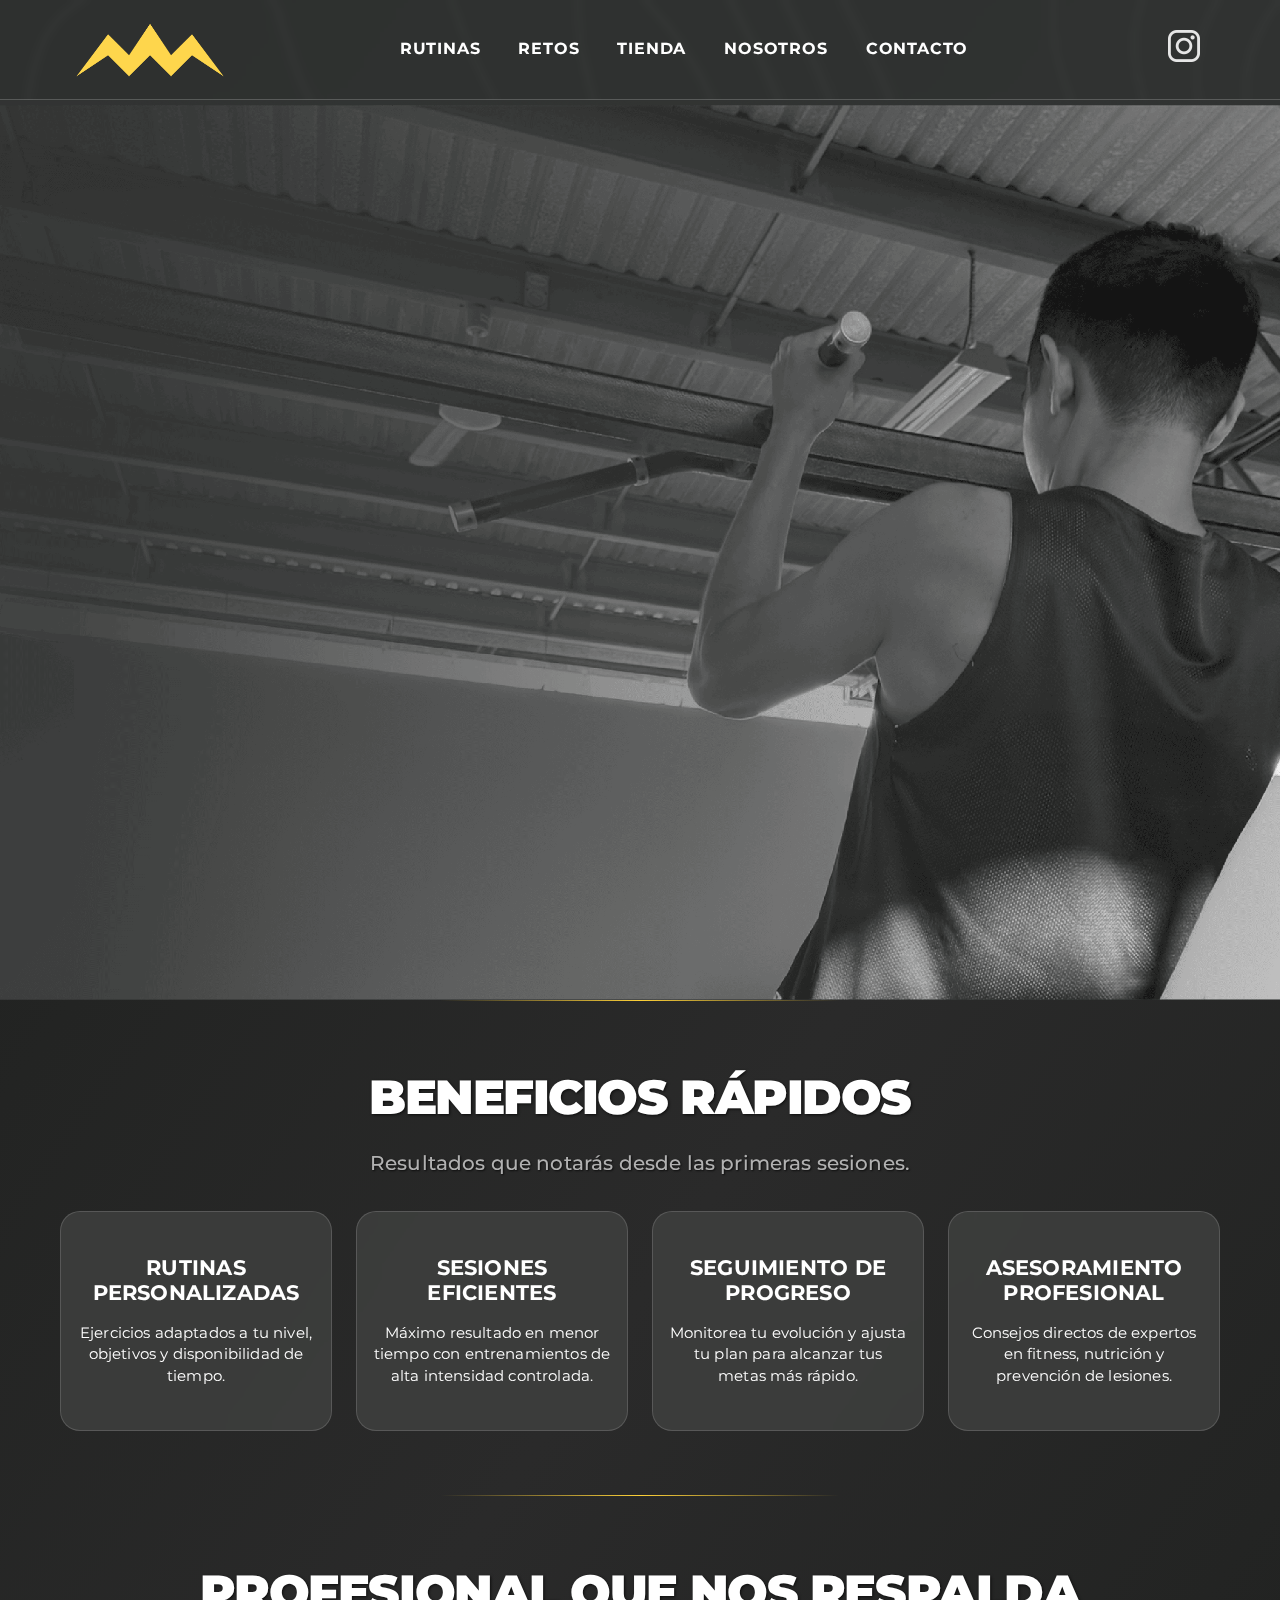
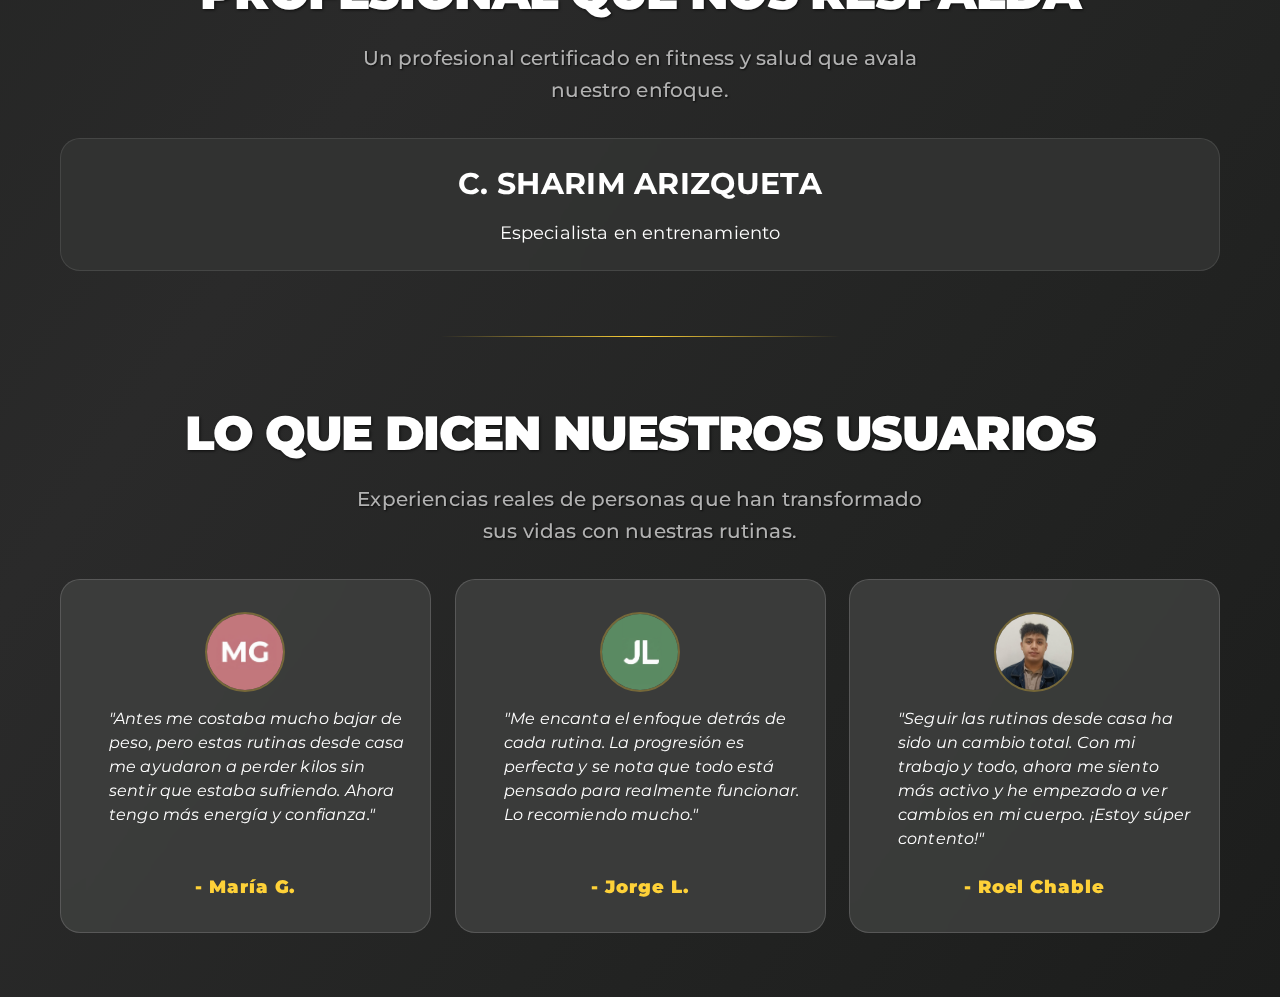
<file: index.html>
<!DOCTYPE html>
<html lang="es">

<head>
  <meta charset="UTF-8" />
  <meta name="viewport" content="width=device-width, initial-scale=1.0" />
  <title>ATLANMOTION - Transforma tu cuerpo, transforma tu vida</title>
  <link rel="icon" type="image/png" href="img/favicon.png">
  <link rel="stylesheet" href="css/estilos.css" />
  <link rel="preconnect" href="https://fonts.googleapis.com" />
  <link rel="preconnect" href="https://fonts.gstatic.com" crossorigin />
  <link href="https://fonts.googleapis.com/css2?family=Montserrat:ital,wght@0,100..900;1,100..900&display=swap"
    rel="stylesheet" />

</head>

<body class="inicio">
  <div id="header-placeholder"></div>

  <!-- Sección Hero -->
  <section class="section">
    <div class="container">
      <div class="hero-section">
        <div class="hero-content">
          <img class="hero-image" src="img/inicio_titulo.png" alt="ATLANMOTION - Tu mejor versión" />
          <h2 class="hero-title">COMIENZA HOY.</h2>
          <p class="hero-text">
            Descubre rutinas diseñadas por expertos y da el primer paso hacia una vida más activa y saludable.
            Transforma tu cuerpo con entrenamientos efectivos y comprobados.
          </p>
          <a href="rutinas.html" class="cta-button">Comenzar ahora</a>
        </div>
      </div>
    </div>
  </section>

  <!-- Nueva sección: Beneficios rápidos -->
  <section class="benefits-section">
    <div class="container">
      <h2 class="section-title">Beneficios Rápidos</h2>
      <p class="section-subtitle">
        Resultados que notarás desde las primeras sesiones.
      </p>

      <div class="benefits-grid">
        <div class="benefit-card">
          <h3 class="benefit-title">Rutinas Personalizadas</h3>
          <p class="benefit-description">
            Ejercicios adaptados a tu nivel, objetivos y disponibilidad de tiempo.
          </p>
        </div>

        <div class="benefit-card">
          <h3 class="benefit-title">Sesiones Eficientes</h3>
          <p class="benefit-description">
            Máximo resultado en menor tiempo con entrenamientos de alta intensidad controlada.
          </p>
        </div>

        <div class="benefit-card">
          <h3 class="benefit-title">Seguimiento de Progreso</h3>
          <p class="benefit-description">
            Monitorea tu evolución y ajusta tu plan para alcanzar tus metas más rápido.
          </p>
        </div>

        <div class="benefit-card">
          <h3 class="benefit-title">Asesoramiento Profesional</h3>
          <p class="benefit-description">
            Consejos directos de expertos en fitness, nutrición y prevención de lesiones.
          </p>
        </div>
      </div>
    </div>
  </section>

  <!-- Nueva sección: Expertos que nos respaldan -->
  <section class="experts-section">
    <div class="container">
      <h2 class="section-title">Profesional que Nos Respalda</h2>
      <p class="section-subtitle">
        Un profesional certificado en fitness y salud que avala nuestro enfoque.
      </p>

      <div class="experts-grid">
        <div class="expert-card">
          <p class="expert-name">C. Sharim Arizqueta</p>
          <p class="expert-specialty">Especialista en entrenamiento</p>
        </div>
      </div>
    </div>
  </section>

  <!-- Nueva sección: Testimonios -->
  <section class="testimonial-section">
    <div class="container">
      <h2 class="section-title">Lo Que Dicen Nuestros Usuarios</h2>
      <p class="section-subtitle">
        Experiencias reales de personas que han transformado sus vidas con nuestras rutinas.
      </p>

      <div class="testimonials-grid">
        <div class="testimonial-card">
          <div class="testimonial-image">
            <img src="img/avatar_MG.jpg" alt="María G.">
          </div>
          <p class="testimonial-text">
            "Antes me costaba mucho bajar de peso, pero estas rutinas desde casa me ayudaron a perder kilos sin sentir
            que estaba sufriendo. Ahora tengo más energía y confianza."
          </p>
          <p class="testimonial-author">- María G.</p>
        </div>

        <div class="testimonial-card">
          <div class="testimonial-image">
            <img src="img/avatar_JL.jpg" alt="Carlos R.">
          </div>
          <p class="testimonial-text">
            "Me encanta el enfoque detrás de cada rutina. La progresión es perfecta y se nota que todo está pensado para
            realmente funcionar. Lo recomiendo mucho."
          </p>
          <p class="testimonial-author">- Jorge L.</p>
        </div>

        <div class="testimonial-card">
          <div class="testimonial-image">
            <img src="img/avatar_RC.jpg" alt="Roel Chable">
          </div>
          <p class="testimonial-text">
            "Seguir las rutinas desde casa ha sido un cambio total. Con mi trabajo y todo, ahora me siento más activo y
            he empezado a ver cambios en mi cuerpo. ¡Estoy súper contento!"
          </p>
          <p class="testimonial-author">- Roel Chable</p>
        </div>
      </div>
    </div>
  </section>

  <script>
    // Animación al hacer scroll
    const observerOptions = {
      threshold: 0.1,
      rootMargin: '0px 0px -50px 0px'
    };

    const observer = new IntersectionObserver((entries) => {
      entries.forEach(entry => {
        if (entry.isIntersecting) {
          entry.target.style.animationPlayState = 'running';
        }
      });
    }, observerOptions);

    // Observar todas las secciones principales
    document.querySelectorAll('.hero-section, .benefits-section, .experts-section, .testimonial-section').forEach(section => {
      observer.observe(section);
    });

    // Observar tarjetas individuales
    document.querySelectorAll('.benefit-card, .expert-card, .testimonial-card').forEach(card => {
      observer.observe(card);
    });

    // Efecto de carga completa
    window.addEventListener('load', function () {
      document.body.classList.add('loaded');
    });
  </script>
  <script src="js/scripts.js"></script>
</body>

</html>
</file>
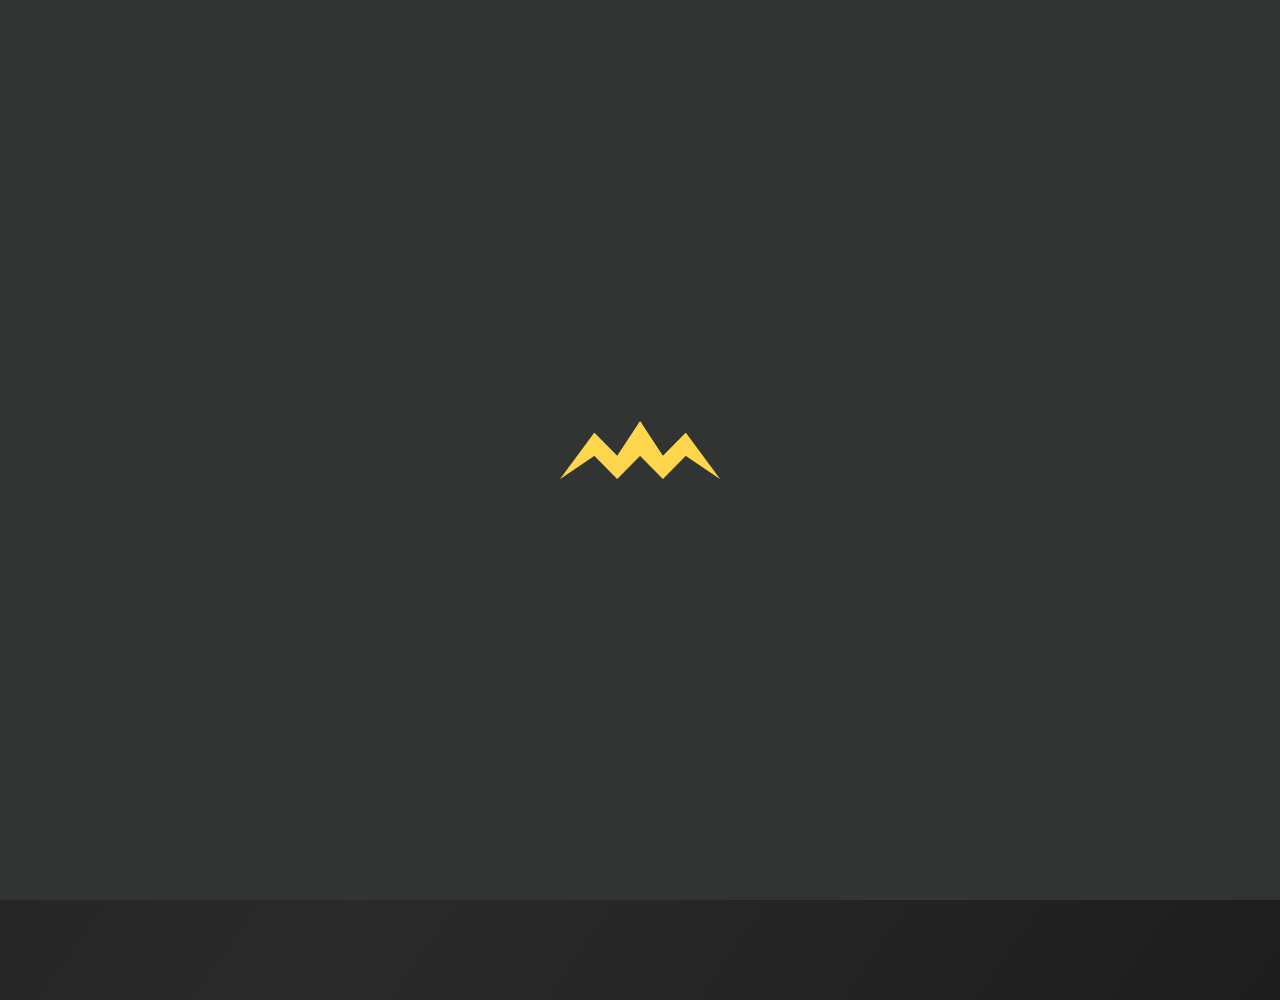
<file: contacto.html>
<!DOCTYPE html>
<html lang="es">

<head>
  <meta charset="UTF-8" />
  <meta name="viewport" content="width=device-width, initial-scale=1.0" />
  <title>ATLANMOTION - Contacto</title>
  <link rel="icon" type="image/png" href="img/favicon.png">
  <link rel="stylesheet" href="css/estilos.css" />
  <link rel="preconnect" href="https://fonts.googleapis.com" />
  <link rel="preconnect" href="https://fonts.gstatic.com" crossorigin />
  <link href="https://fonts.googleapis.com/css2?family=Montserrat:ital,wght@0,100..900;1,100..900&display=swap"
    rel="stylesheet" />
</head>

<body>
  <div id="header-placeholder"></div>

  <div class="contenedor-contacto">
    <img class="imagen-contacto" src="img/contacto_titulo.png" alt="Contacto ATLANMOTION - Estamos aquí para ayudarte" />
    <p class="texto-contacto">
      ¿Tienes dudas, sugerencias o quieres dar el siguiente paso en tu
      entrenamiento? Estamos aquí para ayudarte. Contáctanos y te
      responderemos lo antes posible.
    </p>
    <a target="_blank"
      href="https://wa.me/529993650404?text=Hola%2C%20quiero%20recibir%20informaci%C3%B3n%20y%20orientaci%C3%B3n%20sobre%20AtlanMotion.%20%C2%BFme%20pueden%20ayudar%3F"
      class="boton-contacto">
         💬 Hablar con un experto vía WhatsApp
    </a>

    <!-- INFORMACIÓN ADICIONAL -->
    <div class="info-adicional">
      <h3>Más formas de contactarnos</h3>
      <p>
        Además de WhatsApp, puedes encontrarnos en nuestras redes sociales.
      </p>
      <div class="detalles-contacto">
        <div class="detalle-item">
          <strong>🕒 Horario</strong>
          <span>Atención 24/7</span>
        </div>
        <div class="detalle-item"> 
          <strong>📷 Instagram</strong>
          <span> <a href="https://www.instagram.com/atlanmotion" target="_blank" 
     style="color: inherit; text-decoration: none;" 
     onmouseover="this.style.color='#fed64c';" 
     onmouseout="this.style.color='inherit';">
    @atlanmotion
  </a></span>
        </div>
        
      </div>
    </div>
  </div>


  <script>
    // Animación de aparición mejorada
    const observerOptions = {
      threshold: 0.1,
      rootMargin: '0px 0px -50px 0px'
    };

    const observer = new IntersectionObserver((entries) => {
      entries.forEach(entry => {
        if (entry.isIntersecting) {
          entry.target.style.animationPlayState = 'running';
        }
      });
    }, observerOptions);

    // Observar elementos principales
    document.querySelectorAll('.imagen-contacto, .texto-contacto, .boton-contacto, .info-adicional').forEach(element => {
      observer.observe(element);
    });

    // Efecto de carga progresiva
    window.addEventListener('load', function () {
      document.body.classList.add('loaded');
    });
  </script>
  <script src="js/scripts.js"></script>
</body>

</html>
</file>
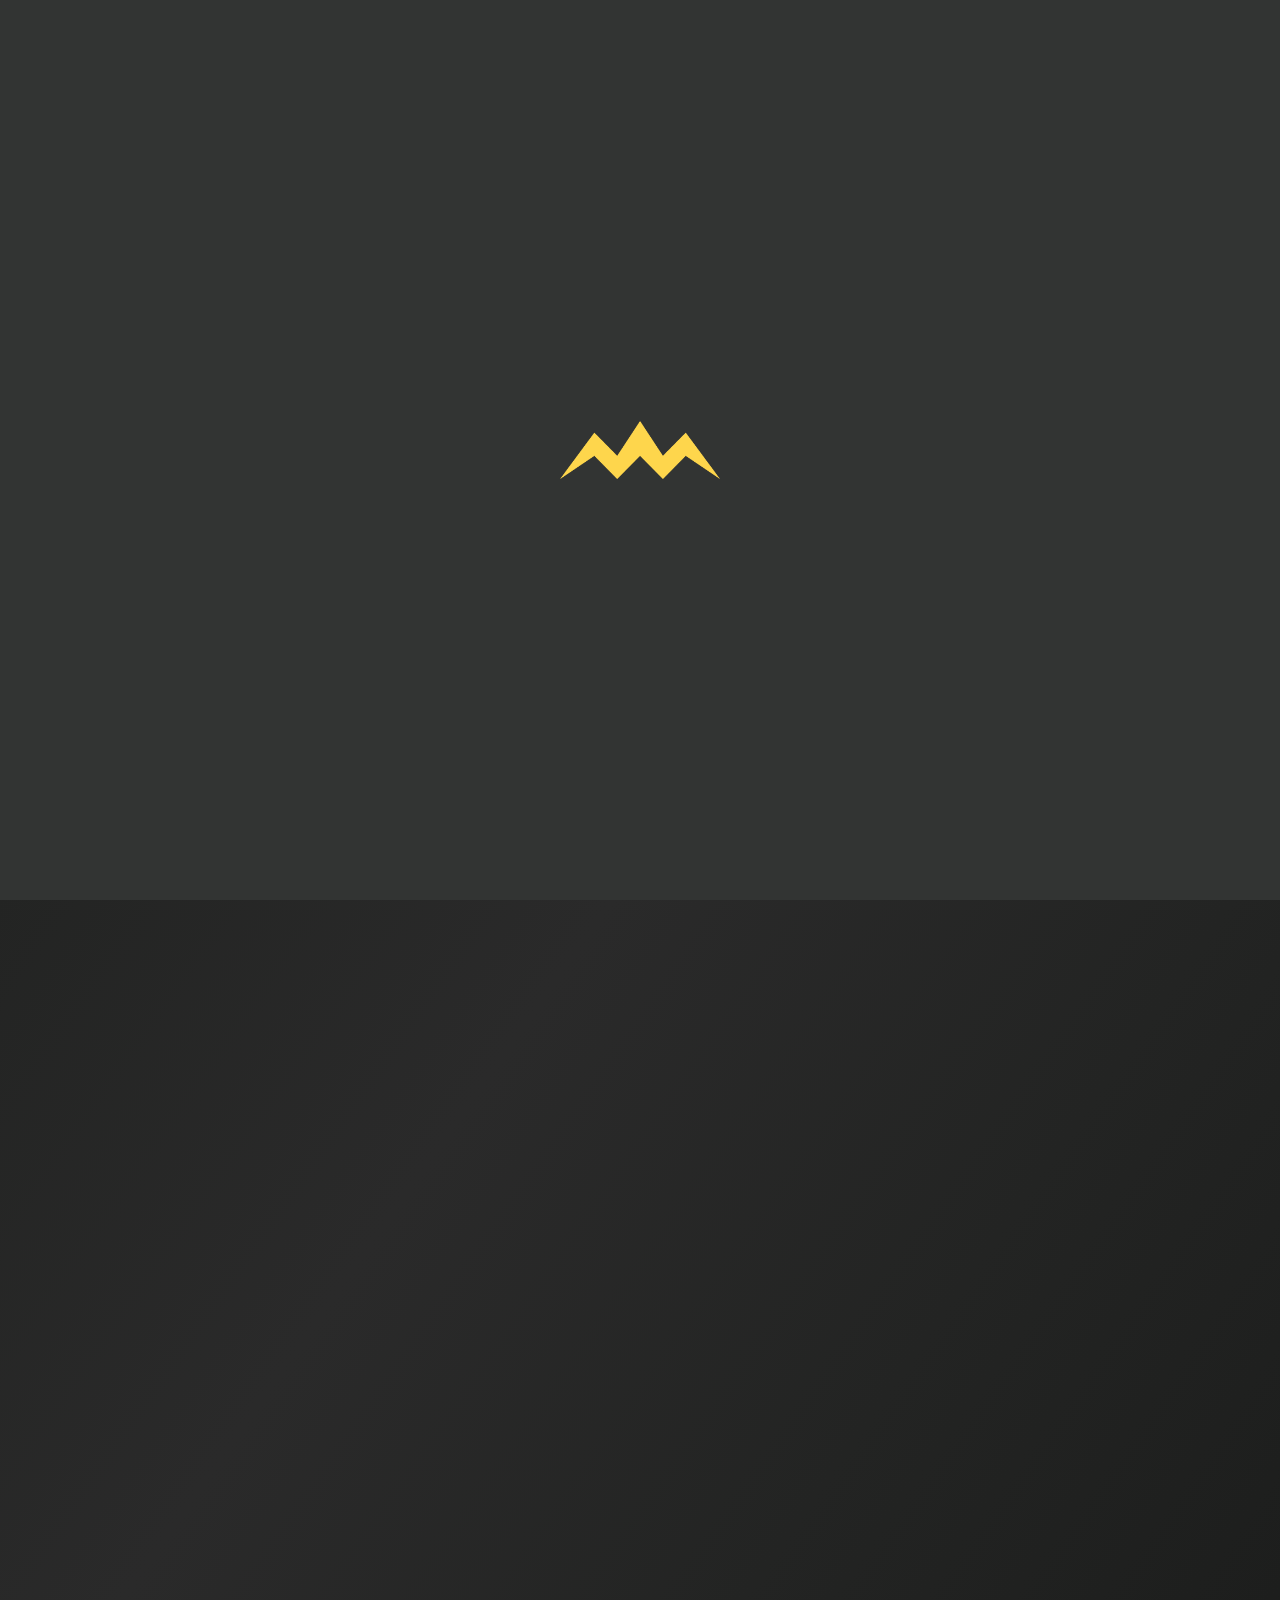
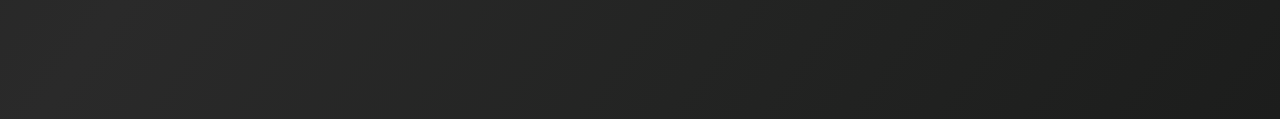
<file: nosotros.html>
<!DOCTYPE html>
<html lang="es">

<head>
  <meta charset="UTF-8" />
  <meta name="viewport" content="width=device-width, initial-scale=1.0" />
  <title>ATLANMOTION - Nosotros</title>
  <link rel="icon" type="image/png" href="img/favicon.png">
  <link rel="stylesheet" href="css/estilos.css" />
  <link rel="preconnect" href="https://fonts.googleapis.com" />
  <link rel="preconnect" href="https://fonts.gstatic.com" crossorigin />
  <link href="https://fonts.googleapis.com/css2?family=Montserrat:wght@100..900&display=swap" rel="stylesheet" />
</head>

<body>
  <!-- HEADER -->
  <div id="header-placeholder"></div>

  <!-- SECCIÓN TÍTULO -->
  <section class="seccion-titulo">
    <div class="contenedor">
      <img src="img/nosotros_titulo.png" alt="HECHO PARA TI, DISEÑADO" class="hero-retos__imagen" />
      <h2 class="titulo-texto">
        PARA SUPERARTE
      </h2>
    </div>
  </section>

  <!-- SECCIÓN CONTENIDO PRINCIPAL -->
  <div class="seccion-contenido">
    <div class="contenedor">
      <div class="grid-contenido">
        <!-- COLUMNA IZQUIERDA - TEXTO -->
        <div class="columna-texto">
          <div class="texto-bloque">
            <p>
              <span class="texto-destacado">AtlanMotion</span> es una página web diseñada
              para jóvenes adultos que buscan mejorar su salud física. Ofrece
              rutinas de ejercicio, retos semanales y planes personalizados, todo
              presentado con un diseño dinámico y accesible que motiva al usuario a
              mantenerse activo y constante en su progreso.
            </p>
          </div>

          <div class="texto-bloque">
            <h3 class="subtitulo">MISIÓN</h3>
            <p>
              Enfatizar el entrenamiento funcional como herramienta para la
              independencia física y emocional.
            </p>
          </div>

          <div class="texto-bloque">
            <h3 class="subtitulo">VISIÓN</h3>
            <p>
              Ser una plataforma referente en entrenamiento funcional que inspire
              a las personas a transformar su bienestar físico y emocional,
              promoviendo un estilo de vida activo, resiliente y con propósito.
            </p>
          </div>

          <div class="texto-bloque">
            <h3 class="subtitulo">FILOSOFÍA</h3>
            <p>
              Incorporamos el concepto de "fuerza con propósito" como eje central
              de nuestra visión del ejercicio. No se trata solo de desarrollar
              músculos o alcanzar metas estéticas, sino de construir una fortaleza
              integral que impacte positivamente en la vida cotidiana.
            </p>
            <p>
              Cada entrenamiento está pensado para mejorar la autonomía, la confianza y
              la resiliencia, ayudando a las personas a enfrentar desafíos
              físicos, mentales y emocionales con mayor seguridad y determinación.
              Creemos que el ejercicio es una herramienta para transformar no solo
              el cuerpo, sino también la actitud con la que se vive.
            </p>
          </div>

          <div class="texto-bloque">
            <h3 class="subtitulo">MANIFIESTO</h3>
            <p>
              En AtlanMotion, no creemos en héroes, creemos en humanos. En
              músculos que sirven para cargar sueños, no solo pesos. En rutinas
              que preparan para la vida, no para el espejo. En tecnología que mide
              progresos, no perfección.
            </p>
            <p>
              Aquí no hay dioses del Olimpo, hay
              personas que eligen ser su propia versión más fuerte. Porque la
              verdadera fuerza no está en levantar montañas, sino en construir la
              resistencia para escalar las tuyas. Únete. Tu mito empieza aquí.
            </p>
          </div>
        </div>

        <!-- COLUMNA DERECHA - IMÁGENES -->
        <div class="columna-imagenes">
          <div class="imagen-contenedor">
            <img src="img/nosotros_01.jpg" alt="Imagen representativa de AtlanMotion - Fortalecimiento físico y mental"
              class="imagen-nosotros" />
            <p class="pie-imagen">
              "Nuestro propósito es fortalecer el cuerpo y la mente, motivando a
              cada persona a superarse día a día."
            </p>
          </div>

          <div class="imagen-contenedor">
            <img src="img/nosotros_02.png" alt="Imagen representativa de AtlanMotion - Alcanza tu mejor versión"
              class="imagen-nosotros" />
            <p class="pie-imagen">
              Cada rutina, cada reto, cada paso está pensado para que alcances tu
              mejor versión.
            </p>
          </div>
        </div>
      </div>
    </div>
  </div>

  <script src="js/scripts.js"></script>
</body>

</html>
</file>
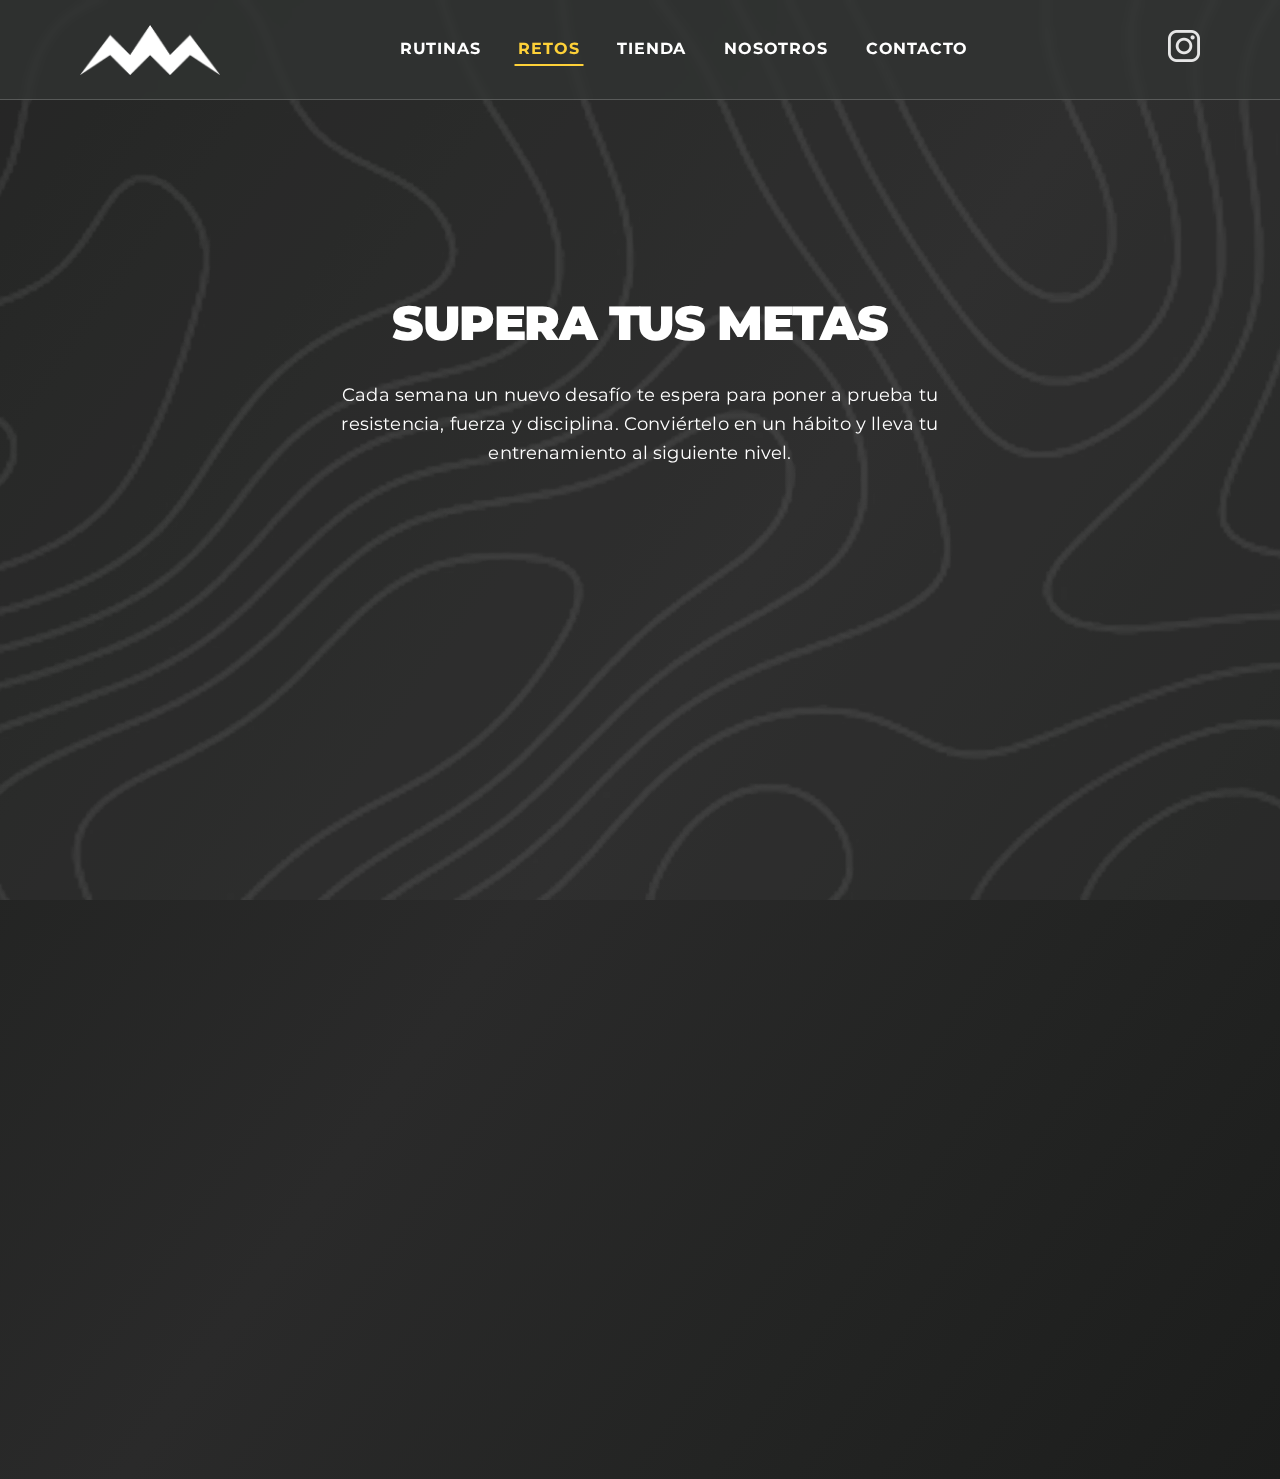
<file: retos.html>
<!DOCTYPE html>
<html lang="es">

<head>
  <meta charset="UTF-8" />
  <meta name="viewport" content="width=device-width, initial-scale=1.0" />
  <title>ATLANMOTION - Retos</title>
  <link rel="icon" type="image/png" href="img/favicon.png">
  <link rel="stylesheet" href="css/estilos.css" />
  <link rel="preconnect" href="https://fonts.googleapis.com" />
  <link rel="preconnect" href="https://fonts.gstatic.com" crossorigin />
  <link href="https://fonts.googleapis.com/css2?family=Montserrat:ital,wght@0,100..900;1,100..900&display=swap"
    rel="stylesheet" />

</head>

<body>
  <div id="header-placeholder"></div>

  <!-- SECCIÓN PRINCIPAL UNIFICADA -->
  <main class="contenedor-retos">

    <!-- Hero Section Unificada con Reto -->
    <section class="hero-retos">
      <img class="hero-retos__imagen" src="img/retos_titulo.png" alt="ATLANMOTION Retos" />
      <h1 class="hero-retos__titulo">SUPERA TUS METAS</h1>
      <p class="hero-retos__descripcion">
        Cada semana un nuevo desafío te espera para poner a prueba tu resistencia,
        fuerza y disciplina. Conviértelo en un hábito y lleva tu entrenamiento al siguiente nivel.
      </p>

      <!-- Reto Integrado -->
      <div class="reto-integrado">
        <h2 class="reto-integrado__titulo">Desafío de la Semana</h2>
        <h3 class="reto-integrado__subtitulo">Entrenamiento de Fuerza Completo</h3>

        <!-- Video -->
        <div class="reto-video">
          <iframe src="https://www.youtube.com/embed/KaJqgweaGss?si=Hob1BxRf9Zceb-iS"
            title="Reto AtlanMotion - Entrenamiento de Fuerza" frameborder="0"
            allow="accelerometer; autoplay; clipboard-write; encrypted-media; gyroscope; picture-in-picture; web-share"
            referrerpolicy="strict-origin-when-cross-origin" allowfullscreen>
          </iframe>
        </div>

        <!-- Información del Reto -->
        <div class="reto-info">
          <div class="reto-info__grid">
            <div class="info-item">
              <span class="info-item__icono"></span>
              <span class="info-item__label">Duración</span>
              <span class="info-item__valor">25-30 minutos</span>
            </div>
            <div class="info-item">
              <span class="info-item__icono"></span>
              <span class="info-item__label">Nivel</span>
              <span class="info-item__valor">Intermedio</span>
            </div>
            <div class="info-item">
              <span class="info-item__icono"></span>
              <span class="info-item__label">Objetivo</span>
              <span class="info-item__valor">Fuerza general</span>
            </div>
          </div>
        </div>

        <!-- Botones de Acción -->
        <div class="reto-acciones">
          <button class="btn btn--primario" id="btn-comenzar-reto">Comenzar Reto</button>
        </div>
      </div>
    </section>
  </main>

  <!-- Modal del Reto -->
  <div id="modal-reto" class="modal">
    <div class="modal__contenido">
      <h3 class="modal__titulo">Reto de la semana</h3>
      <p class="modal__descripcion">Completa cada fase para terminar tu reto</p>

      <div class="modal__pasos">
        <button class="paso" id="paso-1">Calentamiento</button>
        <button class="paso" id="paso-2" disabled>Rutina de Fuerza</button>
        <button class="paso" id="paso-3" disabled>Enfriamiento</button>
      </div>

      <div id="mensaje-completado" class="modal__mensaje">¡Reto completado! 🎉</div>
      <br>
      <button class="btn btn--primario" id="btn-cerrar-modal">Cerrar</button>
    </div>
  </div>

  <script>
    // Cargar el header
    fetch('../header.html')
      .then(response => response.text())
      .then(data => {
        document.getElementById('header-placeholder').innerHTML = data;
      })
      .catch(error => {
        console.error('Error cargando el header:', error);
      });

    // Lógica del Modal del Reto
    const modal = document.getElementById('modal-reto');
    const btnComenzar = document.getElementById('btn-comenzar-reto');
    const btnCerrar = document.getElementById('btn-cerrar-modal');
    const pasos = [document.getElementById('paso-1'), document.getElementById('paso-2'), document.getElementById('paso-3')];
    const mensajeCompletado = document.getElementById('mensaje-completado');

    btnComenzar.addEventListener('click', () => {
      modal.classList.add('modal--activo');
      document.body.style.overflow = 'hidden';
    });

    btnCerrar.addEventListener('click', () => {
      modal.classList.remove('modal--activo');
      document.body.style.overflow = 'auto';
      reiniciarReto();
    });

    pasos.forEach((paso, index) => {
      paso.addEventListener('click', () => {
        paso.disabled = true;
        paso.textContent = `✓ ${paso.textContent} Completado`;

        if (index < pasos.length - 1) {
          pasos[index + 1].disabled = false;
        } else {
          mensajeCompletado.style.opacity = '1';
        }
      });
    });

    function reiniciarReto() {
      pasos.forEach((paso, index) => {
        const textosOriginales = ['Calentamiento', 'Rutina de Fuerza', 'Enfriamiento'];
        paso.disabled = index > 0;
        paso.textContent = textosOriginales[index];
      });
      mensajeCompletado.style.opacity = '0';
    }

    // Cerrar modal al hacer clic fuera
    modal.addEventListener('click', (e) => {
      if (e.target === modal) {
        modal.classList.remove('modal--activo');
        document.body.style.overflow = 'auto';
        reiniciarReto();
      }
    });

    // Cerrar modal con Escape
    document.addEventListener('keydown', (e) => {
      if (e.key === 'Escape' && modal.classList.contains('modal--activo')) {
        modal.classList.remove('modal--activo');
        document.body.style.overflow = 'auto';
        reiniciarReto();
      }
    });
  </script>
  <script src="js/scripts.js"></script>
</body>

</html>
</file>
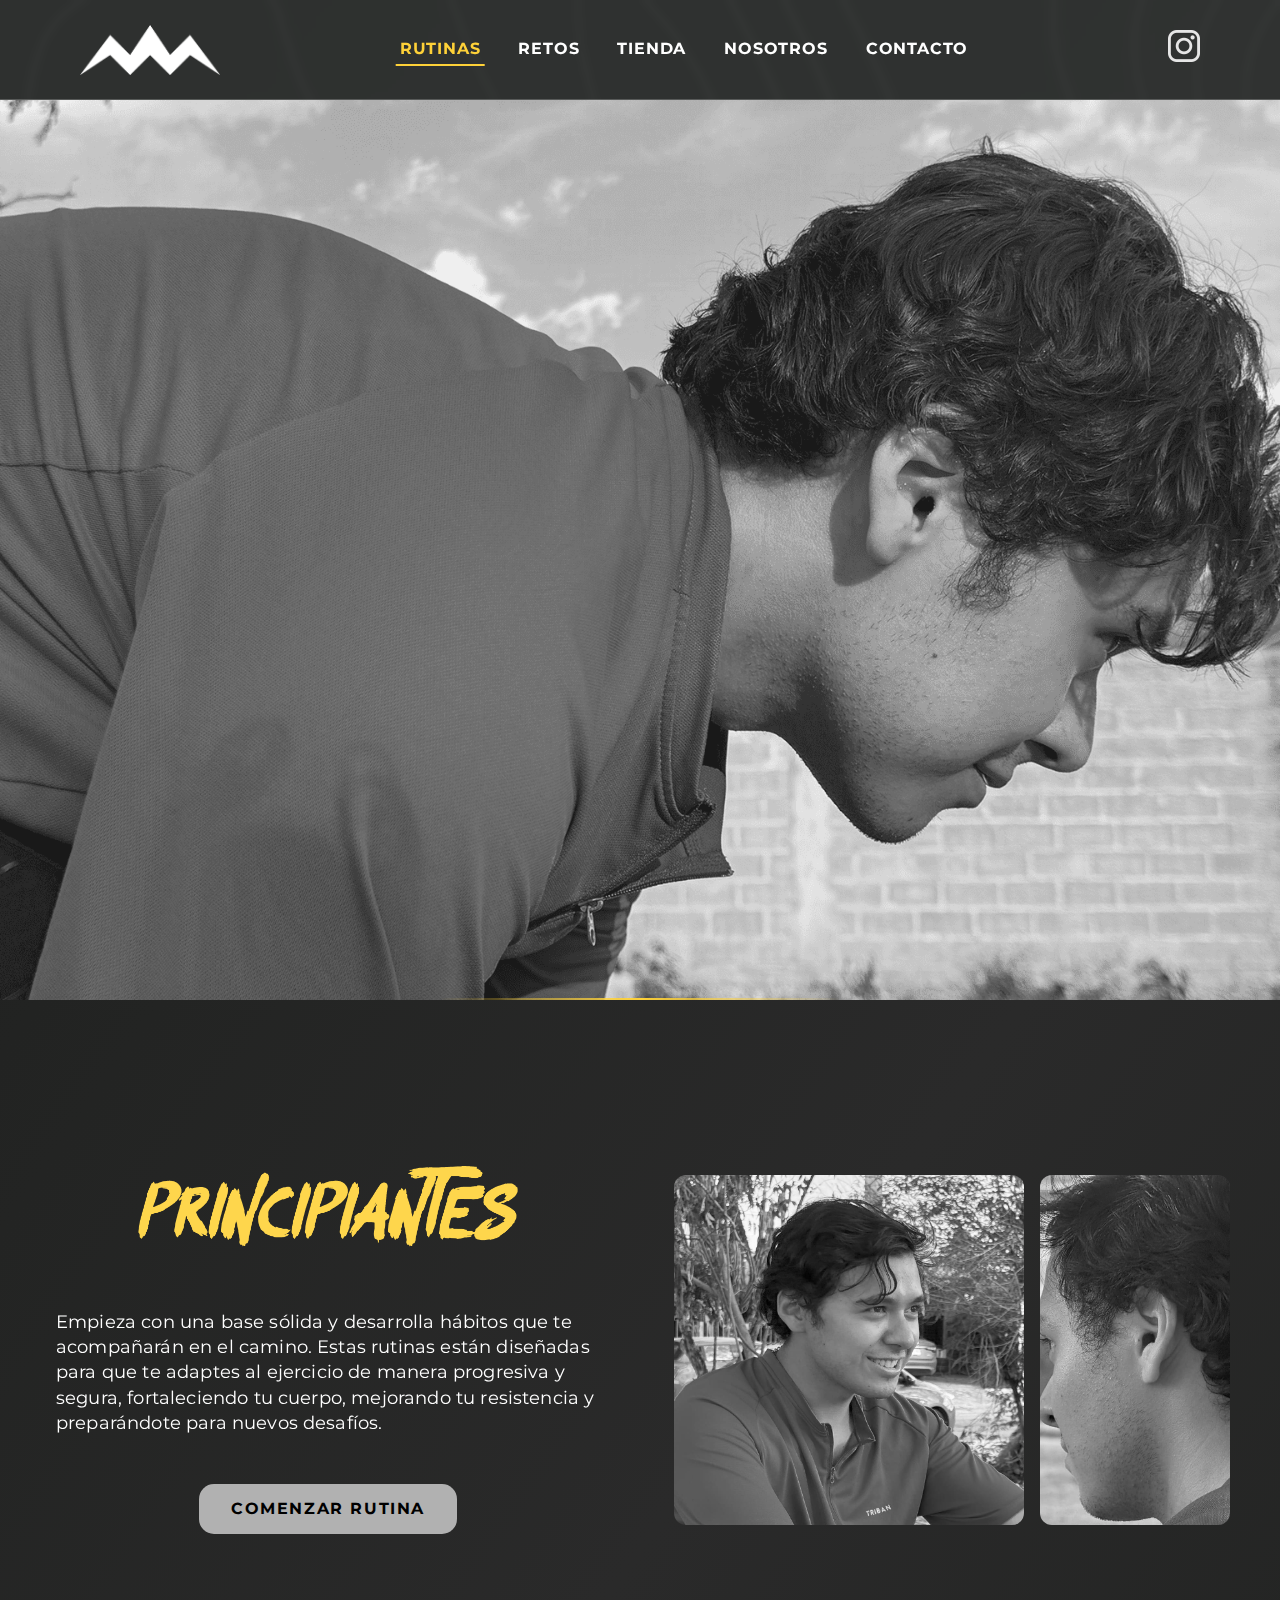
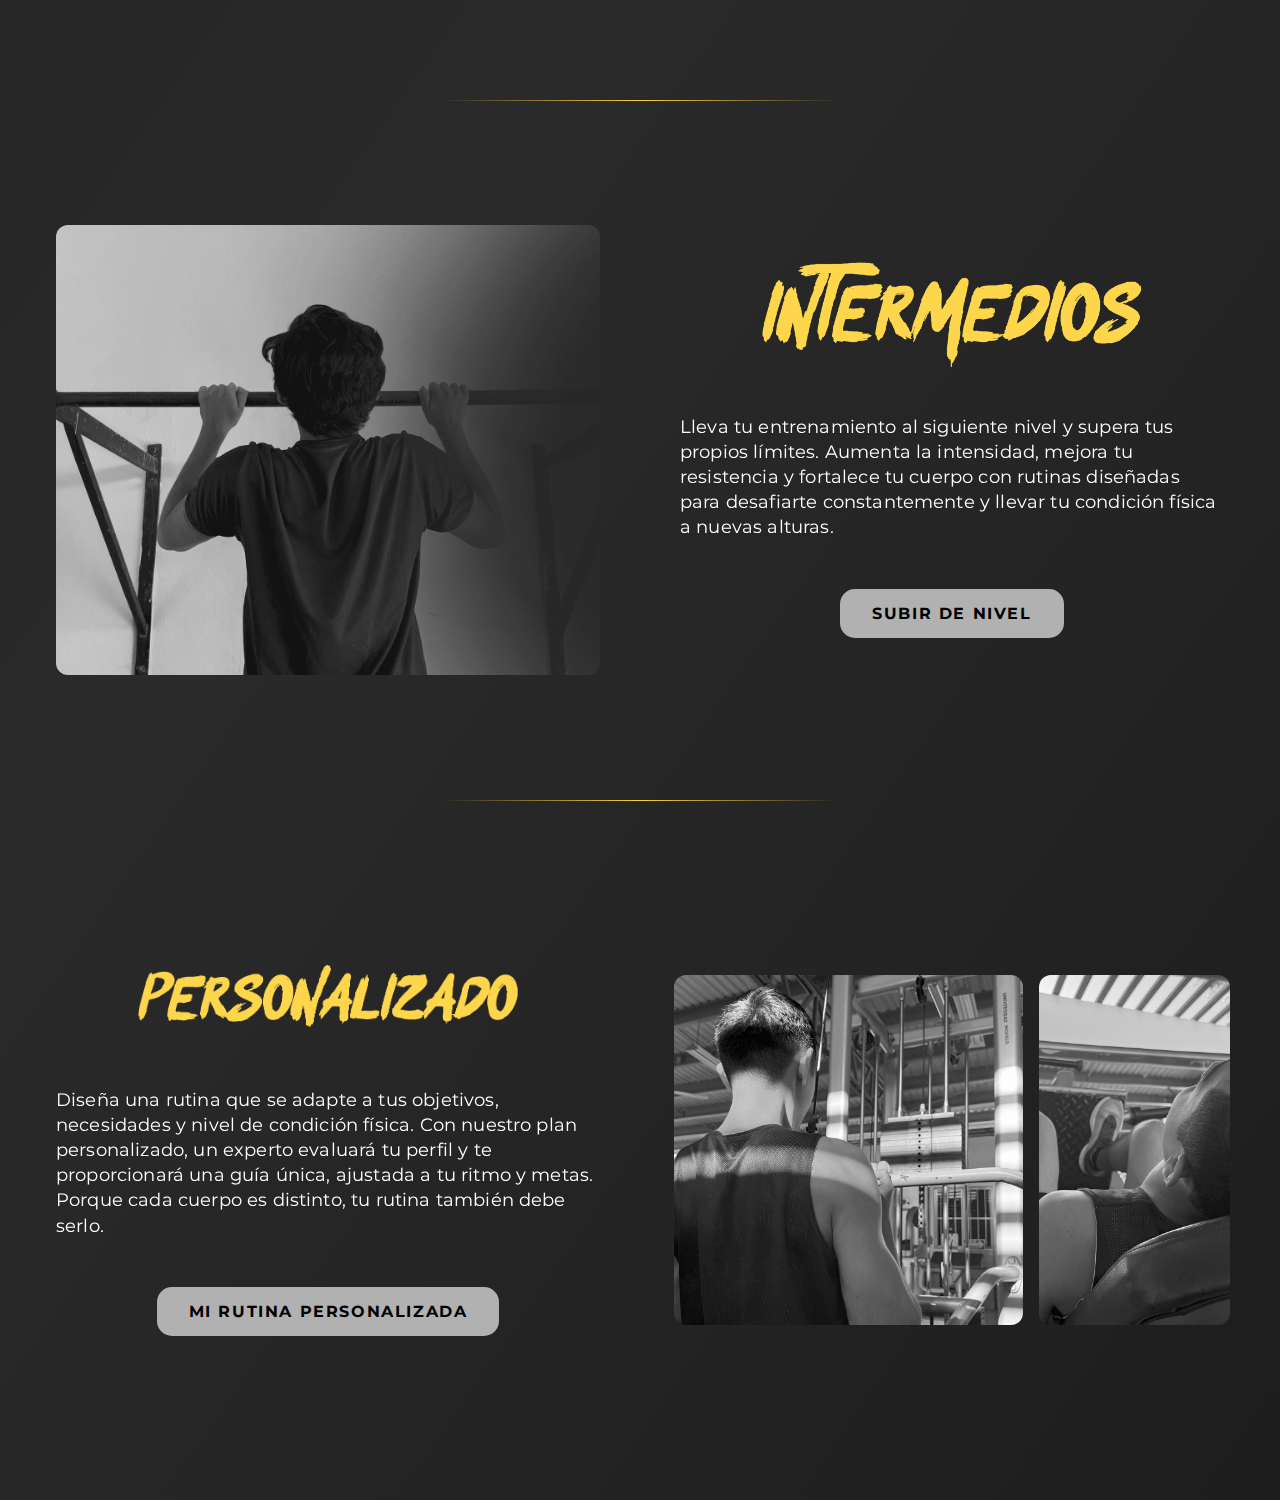
<file: rutinas.html>
<!DOCTYPE html>
<html lang="es">

<head>
  <meta charset="UTF-8" />
  <meta name="viewport" content="width=device-width, initial-scale=1.0" />
  <title>ATLANMOTION - Rutinas</title>
  <link rel="icon" type="image/png" href="img/favicon.png">
  <link rel="stylesheet" href="css/estilos.css" />
  <link rel="preconnect" href="https://fonts.googleapis.com" />
  <link rel="preconnect" href="https://fonts.gstatic.com" crossorigin />
  <link href="https://fonts.googleapis.com/css2?family=Montserrat:ital,wght@0,100..900;1,100..900&display=swap"
    rel="stylesheet" />

</head>

<body>
  <div id="header-placeholder"></div>

  <!-- Sección Hero con línea divisoria -->
  <section class="seccion-hero-rutinas">
    <div class="contenedor">
      <img class="hero-imagen-rutinas" src="img/rutinas_titulo.png" alt="Rutinas ATLANMOTION" />
      <p class="hero-texto-rutinas">
        Encuentra la rutina perfecta para ti y comienza a moverte hacia una vida
        más saludable. Diseñada para adaptarse a tu ritmo, nuestras rutinas te
        ayudarán a mantenerte en movimiento y alcanzar tus objetivos.
      </p>
      <!-- Flecha funcional -->
      <a href="#principiantes" class="btnCirculo">
        <svg xmlns="http://www.w3.org/2000/svg" width="24" height="24" fill="none" stroke="currentColor"
          stroke-width="2" stroke-linecap="round" stroke-linejoin="round" class="flecha" viewBox="0 0 24 24">
          <path d="M12 5v14M19 12l-7 7-7-7" />
        </svg>
      </a>
    </div>
  </section>

  <!-- Sección Principiantes con línea divisoria -->
  <section id="principiantes" class="seccion-rutina">
    <div class="contenedor">
      <div class="grid-rutina">
        <div class="contenido-texto orden-2 orden-md-1">
          <img class="titulo-rutina" src="img/rutinas_principiantes.png" alt="Rutinas para Principiantes" />
          <p class="descripcion-rutina">
            Empieza con una base sólida y desarrolla hábitos que te acompañarán en
            el camino. Estas rutinas están diseñadas para que te adaptes al
            ejercicio de manera progresiva y segura, fortaleciendo tu cuerpo,
            mejorando tu resistencia y preparándote para nuevos desafíos.
          </p>
          <a href="pages/principiantes.html" class="boton-rutina">
            Comenzar rutina
          </a>
        </div>
        <div class="orden-1 orden-md-2">
          <div class="contenedor-imagenes">
            <img class="imagen-principal" src="img/rutinas_principiantes_01.jpg" alt="Ejercicio para principiantes 1" />
            <img class="imagen-secundaria" src="img/rutinas_principiantes_02.jpg"
              alt="Ejercicio para principiantes 2" />
          </div>
        </div>
      </div>
    </div>
  </section>

  <!-- Sección Intermedios con línea divisoria -->
  <section class="seccion-rutina">
    <div class="contenedor">
      <div class="grid-rutina">
        <div class="orden-1 orden-md-1">
          <img class="imagen-unica" src="img/rutinas_intermedios_01.png" alt="Ejercicio para intermedios" />
        </div>
        <div class="contenido-texto orden-2 orden-md-2">
          <img class="titulo-rutina" src="img/rutinas_intermedios.png" alt="Rutinas para Intermedios" />
          <p class="descripcion-rutina">
            Lleva tu entrenamiento al siguiente nivel y supera tus propios
            límites. Aumenta la intensidad, mejora tu resistencia y fortalece tu
            cuerpo con rutinas diseñadas para desafiarte constantemente y llevar
            tu condición física a nuevas alturas.
          </p>
          <a href="pages/intermedios.html" class="boton-rutina">
            Subir de nivel
          </a>
        </div>
      </div>
    </div>
  </section>

  <!-- Sección Personalizado con línea divisoria -->
  <section class="seccion-rutina">
    <div class="contenedor">
      <div class="grid-rutina">
        <div class="contenido-texto orden-2 orden-md-1">
          <img class="titulo-rutina" src="img/rutinas_personalizado.png" alt="Rutinas Personalizadas" />
          <p class="descripcion-rutina">
            Diseña una rutina que se adapte a tus objetivos, necesidades y nivel
            de condición física. Con nuestro plan personalizado, un experto
            evaluará tu perfil y te proporcionará una guía única, ajustada a tu
            ritmo y metas. Porque cada cuerpo es distinto, tu rutina también debe
            serlo.
          </p>
          <a href="contacto.html" class="boton-rutina">
            Mi rutina personalizada
          </a>
        </div>
        <div class="orden-1 orden-md-2">
          <div class="contenedor-imagenes">
            <img class="imagen-principal" src="img/rutinas_personalizado_01.jpg" alt="Ejercicio personalizado 1" />
            <img class="imagen-secundaria" src="img/rutinas_personalizado_02.jpg" alt="Ejercicio personalizado 2" />
          </div>
        </div>
      </div>
    </div>
  </section>

  <!-- Script simplificado -->

  <script>
    // Cargar el header
    fetch('header.html')
      .then(response => response.text())
      .then(data => {
        document.getElementById('header-placeholder').innerHTML = data;
      })
      .catch(error => {
        console.error('Error cargando el header:', error);
      });
  </script>
  <script src="js/scripts.js"></script>
</body>

</html>
</file>
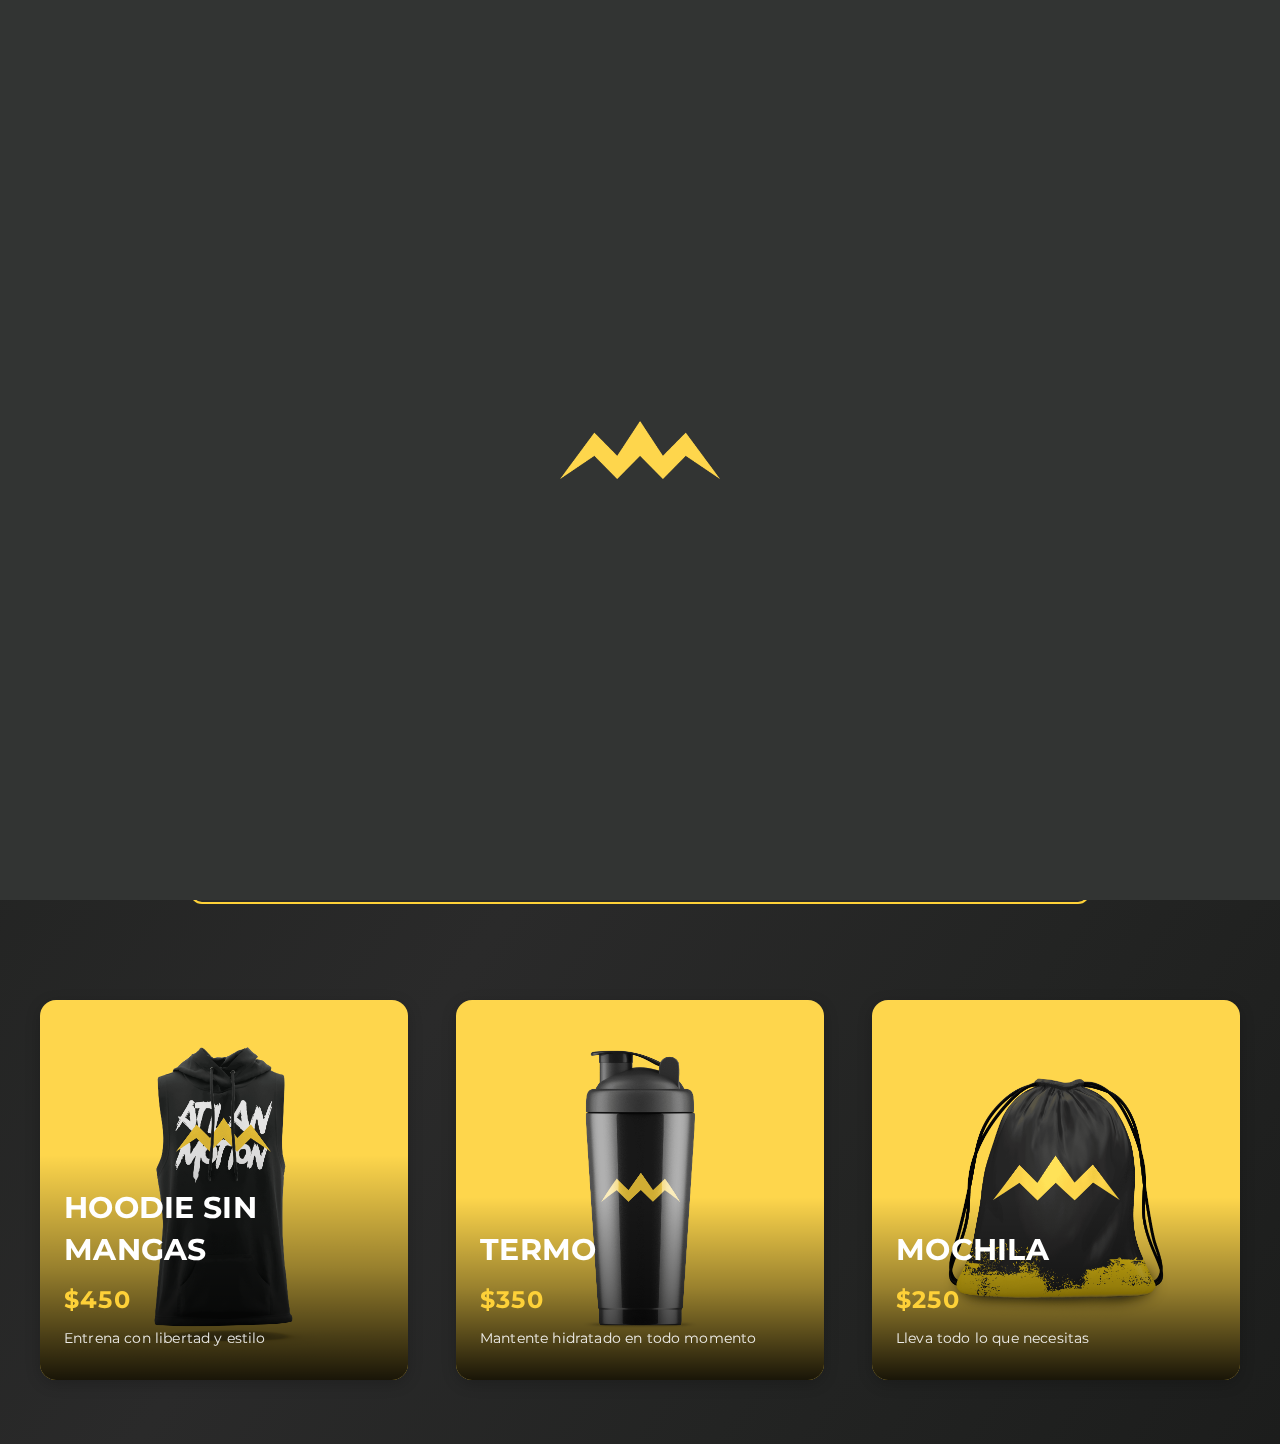
<file: tienda.html>
<!DOCTYPE html>
<html lang="es">

<head>
  <meta charset="UTF-8" />
  <meta name="viewport" content="width=device-width, initial-scale=1.0" />
  <title>ATLANMOTION - Tienda</title>
  <link rel="icon" type="image/png" href="img/favicon.png">
  <link rel="stylesheet" href="css/estilos.css" />
  <link rel="preconnect" href="https://fonts.googleapis.com" />
  <link rel="preconnect" href="https://fonts.gstatic.com" crossorigin />
  <link href="https://fonts.googleapis.com/css2?family=Montserrat:ital,wght@0,100..900;1,100..900&display=swap"
    rel="stylesheet" />
</head>

<body>
  <div id="header-placeholder"></div>

  <!-- TÍTULO TIENDA PRIMERO -->
  <div class="titulo-tienda">
    <div class="texto-centrado">
      <img src="img/tienda_titulo.png" alt="Tienda AtlanMotion" />
    </div>
  </div>

  <!-- Sección de instrucciones de compra -->
  <div class="contenedor">
    <div class="instrucciones-compra">
      <h2>¿Cómo Comprar?</h2>
      <div class="grid-instrucciones">
        <div class="paso-compra">
          <div class="numero">1</div>
          <h3>Elige tu producto</h3>
          <p>Selecciona el artículo que deseas comprar de nuestra tienda</p>
        </div>
        <div class="paso-compra">
          <div class="numero">2</div>
          <h3>Haz clic en <br> "LO QUIERO"</h3>
          <p>Te redirigirá a WhatsApp para coordinar los detalles de tu compra</p>
        </div>
        <div class="paso-compra">
          <div class="numero">3</div>
          <h3>Recibe tu producto</h3>
          <p>Coordina la entrega y pago directamente con nuestro equipo</p>
        </div>
      </div>
    </div>
  </div>

  <!-- Grid de productos -->
  <div class="contenedor-productos">
    <div class="grid-productos">
      <!-- Producto 1 - Hoodie -->
      <div class="producto-card" style="background-image: url(img/producto_hoodie.png)" onclick="openModal('1')">
        <div class="producto-info">
          <h3>HOODIE SIN MANGAS</h3>
          <div class="precio">$450</div>
          <div class="descripcion">Entrena con libertad y estilo</div>
        </div>
      </div>

      <!-- Producto 2 - Termo -->
      <div class="producto-card" style="background-image: url(img/producto_termo.png)" onclick="openModal('2')">
        <div class="producto-info">
          <h3>TERMO</h3>
          <div class="precio">$350</div>
          <div class="descripcion">Mantente hidratado en todo momento</div>
        </div>
      </div>

      <!-- Producto 3 - Mochila -->
      <div class="producto-card" style="background-image: url(img/producto_mochila.png)" onclick="openModal('3')">
        <div class="producto-info">
          <h3>MOCHILA</h3>
          <div class="precio">$250</div>
          <div class="descripcion">Lleva todo lo que necesitas</div>
        </div>
      </div>
    </div>
  </div>

  <!-- Modal 1 - Hoodie -->
  <div id="modal-1" class="n-modal">
    <div class="modal-contenido">
      <div class="boton-cerrar" onclick="closeModal('1')">
        <img src="img/close-btn.png" alt="Cerrar" />
      </div>

      <div class="modal-imagen" style="background-image: url(img/producto_hoodie.png)"></div>

      <div class="modal-info">
        <div>
          <h3>HOODIE SIN MANGAS</h3>
          <div class="modal-precio">$450</div>
          <p class="modal-descripcion">
            Entrena con libertad y estilo con nuestra hoodie sin mangas AtlanMotion.
            Diseñada para brindarte comodidad y movilidad, es perfecta para cualquier
            rutina, dentro y fuera del gimnasio. Su diseño ligero y transpirable te
            mantiene fresco mientras te esfuerzas por superar tus límites.
            ¡Lleva contigo la energía de AtlanMotion y haz que cada entrenamiento cuente!
          </p>
        </div>

        <div class="contenedor-boton">
          <a target="_blank"
            href="https://wa.me/529993650404?text=Hola%2C%20me%20interesa%20el%20producto%20Hoodie%20sin%20mangas%20-%20$450%20de%20AtlanMotion.%20Me%20puede%20dar%20m%C3%A1s%20informaci%C3%B3n."
            class="boton-comprar">
            LO QUIERO
          </a>
        </div>
      </div>
    </div>
  </div>

  <!-- Modal 2 - Termo -->
  <div id="modal-2" class="n-modal">
    <div class="modal-contenido">
      <div class="boton-cerrar" onclick="closeModal('2')">
        <img src="img/close-btn.png" alt="Cerrar" />
      </div>

      <div class="modal-imagen" style="background-image: url(img/producto_termo.png)"></div>

      <div class="modal-info">
        <div>
          <h3>TERMO</h3>
          <div class="modal-precio">$350</div>
          <p class="modal-descripcion">
            Mantente hidratado en todo momento con el termo AtlanMotion.
            Diseñado para conservar la temperatura de tus bebidas por horas,
            es el compañero perfecto para tus entrenamientos y tu día a día.
            Resistente, ligero y con un diseño moderno, te ayudará a rendir
            al máximo sin perder el estilo. ¡Lleva la energía de AtlanMotion contigo!
          </p>
        </div>

        <div class="contenedor-boton">
          <a target="_blank"
            href="https://wa.me/529993650404?text=Hola%2C%20me%20interesa%20el%20producto%20Termo%20-%20$350%20de%20AtlanMotion.%20Me%20puede%20dar%20m%C3%A1s%20informaci%C3%B3n."
            class="boton-comprar">
            LO QUIERO
          </a>
        </div>
      </div>
    </div>
  </div>

  <!-- Modal 3 - Mochila -->
  <div id="modal-3" class="n-modal">
    <div class="modal-contenido">
      <div class="boton-cerrar" onclick="closeModal('3')">
        <img src="img/close-btn.png" alt="Cerrar" />
      </div>

      <div class="modal-imagen" style="background-image: url(img/producto_mochila.png)"></div>

      <div class="modal-info">
        <div>
          <h3>MOCHILA</h3>
          <div class="modal-precio">$250</div>
          <p class="modal-descripcion">
            Lleva todo lo que necesitas con la mochila AtlanMotion. Ligera,
            resistente y con un diseño práctico, es perfecta para el gimnasio,
            la escuela o cualquier aventura. Su capacidad y comodidad te
            permitirán moverte sin límites mientras llevas contigo la energía
            de AtlanMotion. ¡Prepárate para cualquier desafío!
          </p>
        </div>

        <div class="contenedor-boton">
          <a target="_blank"
            href="https://wa.me/529993650404?text=Hola%2C%20me%20interesa%20el%20producto%20Mochila%20-%20$250%20de%20AtlanMotion.%20Me%20puede%20dar%20m%C3%A1s%20informaci%C3%B3n."
            class="boton-comprar">
            LO QUIERO
          </a>
        </div>
      </div>
    </div>
  </div>

  <script src="js/scripts.js"></script>
  <script>
    function openModal(id) {
      const modal = document.getElementById(`modal-${id}`);
      modal.classList.add('active');
      document.body.style.overflow = 'hidden';
    }

    function closeModal(id) {
      const modal = document.getElementById(`modal-${id}`);
      modal.classList.remove('active');
      document.body.style.overflow = 'auto';
    }

    // Cerrar modal al hacer clic fuera del contenido
    document.addEventListener('click', function (event) {
      if (event.target.classList.contains('n-modal')) {
        event.target.classList.remove('active');
        document.body.style.overflow = 'auto';
      }
    });

    // Cerrar modal con tecla Escape
    document.addEventListener('keydown', function (event) {
      if (event.key === 'Escape') {
        const modals = document.querySelectorAll('.n-modal');
        modals.forEach(modal => {
          modal.classList.remove('active');
        });
        document.body.style.overflow = 'auto';
      }
    });
  </script>

</body>

</html>
</file>
<file: css/estilos.css>
/* ===== EFECTOS DE REVEAL - MOVIDOS AL PRINCIPIO PARA EVITAR FOUC ===== */
@keyframes autoReveal {
  0% {
    opacity: 0;
    transform: translateY(30px);
  }

  100% {
    opacity: 1;
    transform: translateY(0);
  }
}

@keyframes autoRevealLeft {
  0% {
    opacity: 0;
    transform: translateX(-50px);
  }

  100% {
    opacity: 1;
    transform: translateX(0);
  }
}

@keyframes autoRevealRight {
  0% {
    opacity: 0;
    transform: translateX(50px);
  }

  100% {
    opacity: 1;
    transform: translateX(0);
  }
}

@keyframes autoRevealScale {
  0% {
    opacity: 0;
    transform: scale(0.9);
  }

  100% {
    opacity: 1;
    transform: scale(1);
  }
}

/* ===== VARIABLES Y CONFIGURACIÓN GLOBAL OPTIMIZADA ===== */
:root {
  /* Colores principales - eliminado duplicado */
  --color-primary: #323433;
  --color-secondary: #fed138;

  /* Escala de grises */
  --color-gray: #b1b1b1;
  --color-light-gray: #d9d9d9;
  --color-dark: #2a2a2a;

  /* Colores básicos */
  --color-white: #ffffff;
  --color-black: #000000;

  /* Tipografía */
  --font-montserrat: "Montserrat", sans-serif;

  /* Escala tipográfica optimizada */
  --font-size-xs: 0.75rem;
  --font-size-sm: 0.875rem;
  --font-size-base: 1rem;
  --font-size-md: 1.125rem;
  --font-size-lg: 1.25rem;
  --font-size-xl: 1.5rem;
  --font-size-2xl: 1.875rem;
  --font-size-3xl: 2.25rem;
  --font-size-4xl: 3rem;
  --font-size-5xl: 3.75rem;

  /* Pesos tipográficos */
  --font-weight-light: 300;
  --font-weight-normal: 400;
  --font-weight-medium: 500;
  --font-weight-semibold: 600;
  --font-weight-bold: 700;
  --font-weight-extrabold: 800;
  --font-weight-black: 900;

  /* Alturas de línea */
  --line-height-tight: 1.1;
  --line-height-normal: 1.4;
  --line-height-relaxed: 1.6;

  /* Espaciado tipográfico */
  --letter-spacing-tight: -0.03em;
  --letter-spacing-normal: 0.01em;
  --letter-spacing-wide: 0.05em;
  --letter-spacing-ultrawide: 0.1em;

  /* Utilidades */
  --border-radius: 20px;
  --transition: all 0.3s ease;
}

/* ===== RESET Y CONFIGURACIÓN BASE OPTIMIZADA ===== */
*,
*::before,
*::after {
  box-sizing: border-box;
}

html,
body,
div,
span,
h1,
h2,
h3,
h4,
h5,
h6,
p,
a,
img,
ul,
ol,
li,
nav,
header,
section,
button,
input,
textarea {
  margin: 0;
  padding: 0;
  border: 0;
}

html {
  scroll-behavior: smooth;
  font-size: 16px;
}

/* Estados iniciales para elementos animados - PREVIENE FOUC */
.hero-section>*,
.seccion-hero-rutinas>*,
.hero-retos>*,
.contenedor-contacto>*,
.contenedor-principal-intermedios>* {
  opacity: 0;
}

.bg-video {
  position: fixed;
  top: 0;
  left: 0;
  width: 100vw;
  height: 100vh;
  object-fit: cover;
  z-index: -1;
  pointer-events: none;
  mix-blend-mode: screen;
  opacity: 0.8;
}

body {
  font-family: var(--font-montserrat);
  font-weight: var(--font-weight-normal);
  font-size: var(--font-size-base);
  line-height: var(--line-height-normal);
  letter-spacing: var(--letter-spacing-normal);
  color: var(--color-white);
  padding-top: 100px;

  /* Gradiente de respaldo */
  background: linear-gradient(125deg,
      #1c1d1c 0%,
      #232423 25%,
      #2a2a2a 50%,
      #232423 75%,
      #1c1d1c 100%);

  position: relative;
  overflow-x: hidden;
}

body::before {
  content: '';
  position: fixed;
  top: 0;
  left: 0;
  width: 100%;
  height: 100%;
  background: rgba(60, 60, 60, 0.3);
  /* Fondo gris */
  z-index: -2;
  pointer-events: none;
}

/* Asegurar que el header y contenido estén por encima */
.header,
.content {
  position: relative;
  z-index: 1;
}

/* ===== SISTEMA TIPOGRÁFICO UNIFICADO Y OPTIMIZADO ===== */

/* Base tipográfica común */
.titulo-base {
  font-family: var(--font-montserrat);
  color: var(--color-white);
  line-height: var(--line-height-tight);
  margin-bottom: 1.5rem;
}

.texto-base {
  font-family: var(--font-montserrat);
  font-weight: var(--font-weight-normal);
  line-height: var(--line-height-relaxed);
  letter-spacing: var(--letter-spacing-normal);
  color: var(--color-white);
  margin-bottom: 1rem;
}

/* Jerarquía de encabezados optimizada */
h1,
.h1,
.hero-title,
.titulo-principiante,
.titulo-texto,
.video-title,
.section-title,
.hero-retos__titulo,
.titulo-rutina,
.modal__titulo {
  font-weight: var(--font-weight-black);
  font-size: var(--font-size-4xl);
  letter-spacing: var(--letter-spacing-tight);
  text-transform: uppercase;
}

h2,
.h2,
.about-title,
.instrucciones-compra h2,
.titulo-semana,
.reto-integrado__titulo,
.reto-info__titulo {
  font-weight: var(--font-weight-extrabold);
  font-size: var(--font-size-3xl);
  letter-spacing: var(--letter-spacing-tight);
  text-transform: uppercase;
  margin-bottom: 1.25rem;
}

h3,
.h3,
.benefit-title,
.expert-name,
.subtitulo,
.info-adicional h3,
.product-title,
.modal-info h3,
.paso-compra h3,
.info-reto h3,
.producto-info h3,
.reto-integrado__subtitulo {
  font-weight: var(--font-weight-bold);
  font-size: var(--font-size-2xl);
  letter-spacing: var(--letter-spacing-normal);
  text-transform: uppercase;
  margin-bottom: 1rem;
}

h4,
.h4,
.card-title {
  font-weight: var(--font-weight-bold);
  font-size: var(--font-size-xl);
  line-height: var(--line-height-normal);
  letter-spacing: var(--letter-spacing-normal);
  margin-bottom: 0.75rem;
}

h5,
.h5 {
  font-weight: var(--font-weight-semibold);
  font-size: var(--font-size-lg);
  line-height: var(--line-height-normal);
  letter-spacing: var(--letter-spacing-normal);
  margin-bottom: 0.5rem;
}

h6,
.h6 {
  font-weight: var(--font-weight-semibold);
  font-size: var(--font-size-base);
  line-height: var(--line-height-normal);
  letter-spacing: var(--letter-spacing-wide);
  margin-bottom: 0.5rem;
}

/* Textos de cuerpo optimizados */
p,
.benefit-description,
.texto-contacto,
.hero-text,
.video-text,
.hero-texto-rutinas,
.descripcion-rutina,
.descripcion-semana,
.texto-descripcion,
.about-text,
.texto-bloque p,
.paso-compra p,
.info-adicional p,
.expert-specialty,
.testimonial-text,
.testimonial-author,
.modal-descripcion,
.producto-info .descripcion,
.pie-imagen,
.card-text,
.hero-retos__descripcion,
.reto-integrado__descripcion,
.texto-descripcion-intermedios {
  font-size: var(--font-size-md);
}

/* Textos pequeños */
.text-sm,
.producto-info .descripcion,
.pie-imagen,
.nombre-video,
.mensaje-vacio,
.typography-details,
.modal__descripcion {
  font-size: var(--font-size-sm);
  line-height: var(--line-height-normal);
}

/* Textos grandes */
.text-lg,
.hero-subtitle,
.section-subtitle {
  font-weight: var(--font-weight-medium);
  font-size: var(--font-size-lg);
  line-height: var(--line-height-relaxed);
}

/* Elementos destacados */
.texto-destacado,
.detalle-item strong,
.producto-info .precio,
.modal-precio,
.paso-compra .numero,
.testimonial-author,
.nav__link--active,
.titulo-semana,
.info-item__valor {
  color: var(--color-secondary);
  font-weight: var(--font-weight-black);
  letter-spacing: var(--letter-spacing-wide);
}

/* Botones unificados optimizados */
.cta-button,
.boton-contacto,
.boton-comprar,
.boton-rutina,
.btn-principal,
.btn-secundario,
.step-btn,
#reto-simulado .close-btn,
.btn--primario,
.btn--secundario {
  font-weight: var(--font-weight-bold);
  font-size: var(--font-size-base);
  line-height: var(--line-height-tight);
  letter-spacing: var(--letter-spacing-ultrawide);
  text-decoration: none;
  border-radius: var(--border-radius);
  transition: var(--transition);
  cursor: pointer;
  text-align: center;
  display: inline-block;
  text-transform: uppercase;
}

/* Navegación optimizada */
.nav__link {
  font-weight: var(--font-weight-bold);
  font-size: var(--font-size-base);
  line-height: var(--line-height-normal);
  letter-spacing: var(--letter-spacing-wide);
  text-transform: uppercase;
}

/* ===== RESPONSIVE TIPOGRÁFICO OPTIMIZADO ===== */
@media (max-width: 1024px) {
  :root {
    --font-size-5xl: 3rem;
    --font-size-4xl: 2.5rem;
    --font-size-3xl: 2rem;
    --font-size-2xl: 1.75rem;
    --letter-spacing-tight: -0.02em;
  }
}

@media (max-width: 768px) {
  :root {
    --font-size-5xl: 2.5rem;
    --font-size-4xl: 2rem;
    --font-size-3xl: 1.75rem;
    --font-size-2xl: 1.5rem;
    --font-size-xl: 1.25rem;
    --font-size-lg: 1.125rem;
    --letter-spacing-tight: -0.01em;
  }

  body {
    font-size: var(--font-size-sm);
  }

  h1,
  h2,
  h3,
  .nav__link {
    text-transform: none;
  }
}

@media (max-width: 480px) {
  :root {
    --font-size-5xl: 2rem;
    --font-size-4xl: 1.75rem;
    --font-size-3xl: 1.5rem;
    --font-size-2xl: 1.25rem;
  }
}

/* ===== UTILIDADES GLOBALES OPTIMIZADAS ===== */
body[not-scroll="true"] {
  overflow: hidden;
}

a {
  text-decoration: none;
  color: inherit;
}

.texto-centrado {
  text-align: center;
}

.contenedor {
  width: 100%;
  max-width: 1200px;
  margin: 0 auto;
  padding: 0 1rem;
}

/* ===== COMPONENTES REUTILIZABLES OPTIMIZADOS ===== */
.btnCirculo,
.btnCirculo-intermedios {
  width: 60px;
  height: 60px;
  border-radius: 50%;
  background-color: transparent;
  border: 2px solid var(--color-gray);
  display: flex;
  justify-content: center;
  align-items: center;
  cursor: pointer;
  transition: var(--transition);
  margin-top: 2rem;
  text-decoration: none;
}

.btnCirculo:hover,
.btnCirculo-intermedios:hover {
  background-color: var(--color-secondary);
  border-color: var(--color-secondary);
  transform: translateY(3px);
}

.flecha {
  width: 20px;
  height: 20px;
  color: var(--color-gray);
  transition: var(--transition);
}

.btnCirculo:hover .flecha,
.btnCirculo-intermedios:hover .flecha {
  color: var(--color-primary);
}

.section-title {
  margin-bottom: 1rem;
  text-align: center;
  text-shadow: 1px 1px 3px rgba(0, 0, 0, 0.7);
}

.section-subtitle {
  text-align: center;
  margin-bottom: 2rem;
  color: var(--color-gray);
  text-shadow: 1px 1px 2px rgba(0, 0, 0, 0.7);
  max-width: 600px;
  margin-left: auto;
  margin-right: auto;
}

/* ===== HEADER Y NAVEGACIÓN CORREGIDA PARA JS ===== */
.header {
  width: 100%;
  height: 100px;
  border-bottom: 1px solid rgba(255, 255, 255, 0.2);
  background-color: rgba(50, 52, 51, 0.75);
  backdrop-filter: blur(3px);
  -webkit-backdrop-filter: blur(3px);
  position: fixed;
  top: 0;
  left: 0;
  z-index: 1000;
  transition: var(--transition);
  overflow: hidden;
}

.header__container {
  width: 100%;
  height: 100%;
  margin: auto;
  display: flex;
  justify-content: space-between;
  align-items: center;
  padding: 0 40px;
  position: relative;
  max-width: 1200px;
}

.header__logo {
  width: 140px;
  height: 60px;
  background-image: url("../img/logo-am-blanco.png");
  background-position: center;
  background-repeat: no-repeat;
  background-size: contain;
  transition: var(--transition);
  z-index: 1001;
  display: flex;
  align-items: center;
  justify-content: center;
  padding: 5px 0;
}

/* Logo activo en inicio y al hacer hover */
.inicio .header__logo,
.header__logo:hover {
  background-image: url("../img/logo-am-amarillo.png");
  transform: scale(1.05);
}

.header__logo:active {
  transform: scale(0.95);
}

.nav__list {
  display: flex;
  list-style: none;
  align-items: center;
  gap: 30px;
  margin: 0;
  padding: 0;
}

.nav__link {
  color: var(--color-white);
  padding: 8px 4px;
  position: relative;
  transition: var(--transition);
}

.nav__link:hover {
  color: var(--color-secondary);
  transform: translateY(-1px);
}

.nav__link::after {
  content: '';
  position: absolute;
  width: 0;
  height: 2px;
  bottom: 0;
  left: 50%;
  background-color: var(--color-secondary);
  transition: all 0.3s ease;
  transform: translateX(-50%);
}

.nav__link:hover::after {
  width: 100%;
}

.nav__link--active {
  color: var(--color-secondary);
}

.nav__link--active::after {
  width: 100%;
}

/* ===== MENÚ HAMBURGUESA CORREGIDO - CENTRADO ===== */
.nav__toggle {
  display: none;
}

.nav__hamburger {
  cursor: pointer;
  display: none;
  z-index: 1001;
  align-items: center;
  justify-content: center;
  width: 40px;
  height: 40px;
  background: rgba(254, 209, 56, 0.1);
  border-radius: 8px;
  border: 2px solid transparent;
  transition: var(--transition);
  position: relative;
}

.nav__hamburger:hover {
  background: rgba(254, 209, 56, 0.2);
  border-color: var(--color-secondary);
}

.nav__menu-icon,
.nav__close-icon {
  color: var(--color-white);
  font-size: 20px;
  font-weight: bold;
  transition: var(--transition);
  display: flex;
  align-items: center;
  justify-content: center;
  width: 100%;
  height: 100%;
  position: absolute;
  top: 0;
  left: 0;
}

.nav__close-icon {
  display: none;
  opacity: 0;
}

/* Estado cuando el menú está abierto - controlado por JS */
.menu-open .nav__menu-icon {
  display: none;
  opacity: 0;
}

.menu-open .nav__close-icon {
  display: flex;
  opacity: 1;
}

.menu-open .nav__list {
  transform: translateX(0);
  opacity: 1;
  visibility: visible;
}

.header__social {
  display: flex;
  align-items: center;
  margin-left: 20px;
}

.header__social-icon {
  width: 32px;
  height: 32px;
  object-fit: contain;
  transition: var(--transition);
  filter: brightness(0.9);
}

.header__social a[href*="instagram"]:hover .header__social-icon {
  content: url("/img/instagram-amarillo-icon.png");
  transform: scale(1.05);
}

/* ===== CORRECCIONES CRÍTICAS PARA EL PROBLEMA DEL "RASGO FANTASMA" ===== */

/* Estado por defecto para desktop - Asegurar que el menú hamburguesa esté oculto */
@media (min-width: 951px) {
  .nav__hamburger {
    display: none !important;
  }

  .nav__list {
    display: flex !important;
    position: static !important;
    transform: none !important;
    opacity: 1 !important;
    visibility: visible !important;
    flex-direction: row !important;
    height: auto !important;
    width: auto !important;
    background: transparent !important;
    backdrop-filter: none !important;
    -webkit-backdrop-filter: none !important;
    transition: none !important;
  }
}

/* ===== MEDIA QUERIES HEADER CORREGIDAS - CENTRADO PERFECTO ===== */
@media (max-width: 950px) {
  .header {
    height: 100px;
    overflow: visible;
  }

  .header__container {
    padding: 0 20px;
    /* CAMBIO CRÍTICO: Usar Grid para centrado perfecto */
    display: grid;
    grid-template-columns: 1fr auto 1fr;
    align-items: center;
    justify-items: center;
    position: relative;
    max-width: 100%;
  }

  .header__logo {
    max-width: 100px;
    min-width: 100px;
    height: 40px;
    justify-self: start;
    /* Logo a la izquierda */
  }

  .nav__hamburger {
    display: flex !important;
    justify-self: end;
    /* Hamburger a la derecha */
    opacity: 1;
    visibility: visible;
  }

  .header__social {
    display: flex !important;
    justify-self: center;
    /* Social en el centro exacto */
    margin-left: 0;
  }

  .header__social-icon {
    width: 32px;
    height: 32px;
  }

  .nav__list {
    position: fixed;
    background: var(--color-primary);
    top: 100px;
    left: 0;
    width: 100%;
    height: calc(100vh - 100px);
    gap: 0px;
    z-index: 1000;
    flex-direction: column;
    margin: 0;
    overflow-y: auto;
    backdrop-filter: blur(20px);
    -webkit-backdrop-filter: blur(20px);
    /* Estado inicial - oculto desde arriba */
    transform: translateY(-100%);
    opacity: 0;
    visibility: hidden;
    transition: all 0.3s ease;
    pointer-events: none;
  }

  .nav__list.menu-open {
    transform: translateY(0);
    opacity: 1;
    visibility: visible;
    pointer-events: all;
  }

  .nav__item {
    width: 100%;
    text-align: center;
    border-bottom: 1px solid rgba(255, 255, 255, 0.1);
  }

  .nav__item:last-child {
    border-bottom: none;
  }

  .nav__link {
    display: flex;
    align-items: center;
    justify-content: center;
    padding: 20px 15px;
    width: 100%;
    min-height: 60px;
    font-size: var(--font-size-lg);
  }

  .nav__link:hover {
    background-color: rgba(254, 209, 56, 0.15);
    color: var(--color-secondary);
    transform: none;
  }

  .nav__link--active {
    background-color: rgba(254, 209, 56, 0.25);
  }

  .nav__link::after {
    display: none;
  }
}

@media (max-width: 1024px) {
  .header__container {
    padding: 0 20px;
  }
}

@media (max-width: 480px) {
  .header__container {
    padding: 0 15px;
  }

  .header__logo {
    max-width: 90px;
    min-width: 90px;
    height: 35px;
  }

  .nav__hamburger {
    width: 36px;
    height: 36px;
  }

  .header__social-icon {
    width: 28px;
    height: 28px;
  }

  .nav__link {
    font-size: var(--font-size-md);
    padding: 18px 15px;
  }
}

/* ===== ESTILOS COMUNES DE BOTONES OPTIMIZADOS ===== */
.cta-button,
.boton-contacto,
.boton-comprar,
.boton-rutina {
  display: inline-block;
  padding: 1rem 2rem;
  background-color: var(--color-gray);
  color: var(--color-primary);
  border-radius: var(--border-radius);
  text-align: center;
  transition: var(--transition);
  margin-top: 1.25rem;
  max-width: fit-content;
  border: none;
}

.cta-button:hover,
.boton-contacto:hover,
.boton-comprar:hover,
.boton-rutina:hover {
  background-color: var(--color-secondary);
  transform: translateY(-3px);
  box-shadow: 0 10px 20px rgba(0, 0, 0, 0.2);
}

/* ===== ESTILOS COMUNES DE CARDS OPTIMIZADOS ===== */
.benefit-card,
.expert-card,
.testimonial-card {
  background-color: rgba(62, 63, 62, 0.85);
  border-radius: var(--border-radius);
  padding: 2rem 1.5rem;
  text-align: center;
  backdrop-filter: blur(5px);
  border: 1px solid rgba(255, 255, 255, 0.1);
  transition: var(--transition);
  display: flex;
  flex-direction: column;
  align-items: center;
  height: 100%;
  will-change: transform;
  transform: translateZ(0);
}

.benefit-card:hover,
.expert-card:hover,
.testimonial-card:hover {
  transform: translateY(-5px);
  box-shadow: 0 10px 20px rgba(0, 0, 0, 0.2);
  border-color: rgba(254, 209, 56, 0.3);
}

/* ===== ANIMACIONES COMUNES OPTIMIZADAS ===== */
@keyframes fadeInUp {
  to {
    opacity: 1;
    transform: translateY(0);
  }
}

/* ===== PRINT STYLES ===== */
@media print {

  .header,
  .nav__hamburger,
  .cta-button {
    display: none;
  }

  body {
    padding-top: 0;
  }
}

/* =========================================================
   Página: Inicio - INTEGRADO CON FONDO GLOBAL
   ========================================================= */

.inicio {
  background-color: transparent;
  position: relative;
}

/* HERO SECTION - IMAGEN QUE ABARCA TODA LA SECCIÓN */

/* O si prefieres que el contenido tenga un ancho máximo pero el fondo sea completo: */
.hero-section {
  background-image: url("../img/inicio_hero.png");
  background-size: cover;
  background-position: center;
  background-repeat: no-repeat;
  background-color: var(--color-primary);
  width: 100vw;
  /* Viewport width completo */
  margin-left: calc(-50vw + 50%);
  /* Truco para centrar con ancho completo */
  margin-right: calc(-50vw + 50%);
  display: grid;
  grid-template-columns: 1fr;
  gap: 2rem;
  align-items: center;
  position: relative;
  overflow: hidden;
  z-index: 1;
  min-height: 100vh;
  padding: 2rem 0;
}

/* Overlay sutil para el hero para mejor contraste del texto */
.hero-section::before {
  content: '';
  position: absolute;
  top: 0;
  left: 0;
  background: linear-gradient(135deg,
      rgba(37, 38, 37, 0.3) 0%,
      rgba(42, 42, 42, 0.2) 50%,
      rgba(37, 38, 37, 0.3) 100%);
  pointer-events: none;
  z-index: 1;
}

.hero-content {
  display: flex;
  flex-direction: column;
  padding: 1rem;
  position: relative;
  z-index: 2;
  width: 100%;
  max-width: 1200px;
  margin: 0 auto;
}

.hero-image {
  width: 100%;
  max-width: 650px;
  position: relative;
  z-index: 2;
  filter: drop-shadow(0 10px 30px rgba(0, 0, 0, 0.5));
}

.hero-text {
  width: 100%;
  max-width: 650px;
  padding-top: 2rem;
  position: relative;
  z-index: 2;
}

/* BENEFITS SECTION - USA FONDO GLOBAL CON OVERLAY */
.benefits-section {
  background-color: transparent;
  padding: 4rem 0;
  text-align: center;
  position: relative;
  z-index: 1;
}

/* Overlay para las secciones que usan el fondo global */
.benefits-section::before,
.experts-section::before,
.testimonial-section::before {
  content: '';
  position: absolute;
  top: 0;
  left: 0;
  width: 100%;
  height: 100%;
  pointer-events: none;
  z-index: 0;
}

/* Línea decorativa entre secciones */
.benefits-section::after,
.experts-section::after,
.testimonial-section::after {
  content: '';
  position: absolute;
  top: 0;
  left: 50%;
  transform: translateX(-50%);
  width: 80%;
  max-width: 400px;
  height: 1px;
  background: linear-gradient(90deg,
      transparent,
      var(--color-secondary),
      transparent);
  z-index: 2;
}

.benefits-grid {
  display: grid;
  grid-template-columns: repeat(4, 1fr);
  gap: 1.5rem;
  margin-top: 2rem;
  align-items: stretch;
  position: relative;
  z-index: 2;
}

.benefit-card {
  background-color: rgba(62, 63, 62, 0.85);
  border-radius: 20px;
  padding: 2rem 1rem;
  text-align: center;
  backdrop-filter: blur(10px);
  border: 1px solid rgba(255, 255, 255, 0.15);
  transition: all 0.4s cubic-bezier(0.25, 0.46, 0.45, 0.94);
  display: flex;
  flex-direction: column;
  align-items: center;
  justify-content: center;
  height: 100%;
  box-sizing: border-box;
  min-height: 220px;
  position: relative;
  overflow: hidden;
}

/* Efecto de brillo en hover para las cards */
.benefit-card::before {
  content: '';
  position: absolute;
  top: 0;
  left: -100%;
  width: 100%;
  height: 100%;
  background: linear-gradient(90deg,
      transparent,
      rgba(254, 209, 56, 0.1),
      transparent);
  transition: left 0.6s ease;
}

.benefit-card:hover::before {
  left: 100%;
}

.benefit-card:hover {
  transform: translateY(-8px) scale(1.02);
  box-shadow:
    0 15px 30px rgba(0, 0, 0, 0.3),
    0 0 0 1px rgba(254, 209, 56, 0.2);
  border-color: rgba(254, 209, 56, 0.4);
  background-color: rgba(62, 63, 62, 0.95);
}

.benefit-title {
  font-weight: 700;
  font-size: 1.3rem;
  letter-spacing: 0.01em;
  text-transform: uppercase;
  margin-bottom: 1rem;
  color: var(--color-white);
  line-height: 1.2;
  width: 100%;
  position: relative;
  z-index: 2;
}

.benefit-description {
  font-size: 0.95rem;
  line-height: 1.4;
  color: var(--color-white);
  width: 100%;
  margin: 0;
  position: relative;
  z-index: 2;
}

/* EXPERTS SECTION - USA FONDO GLOBAL */
.experts-section {
  background-color: transparent;
  padding: 4rem 0;
  text-align: center;
  position: relative;
  z-index: 1;
}

.experts-grid {
  display: grid;
  grid-template-columns: repeat(auto-fit, minmax(200px, 1fr));
  gap: 2rem;
  margin-top: 2rem;
  position: relative;
  z-index: 2;
}

.expert-card {
  background-color: rgba(50, 52, 51, 0.85);
  backdrop-filter: blur(8px);
  border-radius: 20px;
  padding: 1.5rem;
  transition: all 0.4s ease;
  display: flex;
  flex-direction: column;
  align-items: center;
  justify-content: center;
  min-height: 120px;
  box-sizing: border-box;
  border: 1px solid rgba(255, 255, 255, 0.1);
  position: relative;
  overflow: hidden;
}

.expert-card::before {
  content: '';
  position: absolute;
  top: 0;
  left: 0;
  right: 0;
  bottom: 0;
  background: radial-gradient(circle at center,
      rgba(254, 209, 56, 0.1) 0%,
      transparent 70%);
  opacity: 0;
  transition: opacity 0.3s ease;
}

.expert-card:hover::before {
  opacity: 1;
}

.expert-card:hover {
  transform: translateY(-5px) scale(1.05);
  box-shadow:
    0 10px 25px rgba(0, 0, 0, 0.2),
    0 0 0 1px rgba(254, 209, 56, 0.2);
  border-color: rgba(254, 209, 56, 0.3);
  background-color: rgba(50, 52, 51, 0.95);
}

/* TESTIMONIAL SECTION - USA FONDO GLOBAL */
.testimonial-section {
  background-color: transparent;
  padding: 4rem 0;
  text-align: center;
  position: relative;
  z-index: 1;
}

.testimonials-grid {
  display: grid;
  grid-template-columns: repeat(3, 1fr);
  gap: 1.5rem;
  margin-top: 2rem;
  align-items: stretch;
  position: relative;
  z-index: 2;
}

.testimonial-card {
  background-color: rgba(62, 63, 62, 0.85);
  border-radius: 20px;
  padding: 2rem 1.5rem;
  position: relative;
  backdrop-filter: blur(10px);
  border: 1px solid rgba(255, 255, 255, 0.15);
  transition: all 0.4s cubic-bezier(0.25, 0.46, 0.45, 0.94);
  display: flex;
  flex-direction: column;
  align-items: center;
  box-sizing: border-box;
  height: 100%;
  min-height: 320px;
  position: relative;
  overflow: hidden;
}

.testimonial-card::before {
  content: '';
  position: absolute;
  top: 0;
  left: -100%;
  width: 100%;
  height: 100%;
  background: linear-gradient(90deg,
      transparent,
      rgba(254, 209, 56, 0.08),
      transparent);
  transition: left 0.6s ease;
}

.testimonial-card:hover::before {
  left: 100%;
}

.testimonial-card:hover {
  transform: translateY(-5px);
  box-shadow:
    0 15px 30px rgba(0, 0, 0, 0.3),
    0 0 0 1px rgba(254, 209, 56, 0.15);
  border-color: rgba(254, 209, 56, 0.3);
  background-color: rgba(62, 63, 62, 0.95);
}

.testimonial-text {
  font-style: italic;
  margin-bottom: 1.5rem;
  flex-grow: 1;
  position: relative;
  padding-left: 1.5rem;
  font-size: 1rem;
  line-height: 1.5;
  width: 100%;
  text-align: left;
  z-index: 2;
}

.testimonial-image {
  width: 80px;
  height: 80px;
  border-radius: 50%;
  overflow: hidden;
  margin: 0 auto 15px;
  flex-shrink: 0;
  position: relative;
  z-index: 2;
  border: 2px solid rgba(254, 209, 56, 0.3);
}

.testimonial-image img {
  width: 100%;
  height: 100%;
  object-fit: cover;
}

/* RESPONSIVE INICIO */
@media (max-width: 1024px) {
  .hero-section {
    padding: 100px 20px 100px;
  }

  .benefits-grid {
    grid-template-columns: repeat(2, 1fr);
    gap: 1.5rem;
  }

  .testimonials-grid {
    grid-template-columns: repeat(2, 1fr);
  }
}

@media (max-width: 950px) {
  .hero-section {
    background-position: 85% 100%;
  }
}

@media (max-width: 768px) {
  .hero-section {
    padding: 80px 15px 80px;
    grid-template-columns: 1fr;
    text-align: center;
    min-height: 90vh;
  }

  .hero-content {
    padding: 0.5rem;
  }

  .benefits-grid,
  .experts-grid,
  .testimonials-grid {
    grid-template-columns: 1fr;
    gap: 1rem;
  }

  .benefit-card,
  .testimonial-card {
    padding: 1.5rem 1rem;
  }

  .benefit-card {
    min-height: 180px;
  }

  .testimonial-card {
    min-height: 280px;
  }
}

@media (max-width: 480px) {
  .hero-section {
    min-height: 80vh;
    padding: 60px 15px 60px;
  }
}

/* =========================================================
   Página: Contacto
   ========================================================= */

.contenedor-contacto {
  width: 100%;
  min-height: 100vh;
  display: flex;
  flex-direction: column;
  justify-content: center;
  align-items: center;
  padding: 2rem 1rem;
  text-align: center;
}

.imagen-contacto {
  max-width: 400px;
  width: 100%;
  margin-bottom: 1.5rem;
  display: block;
}



.boton-contacto {
  display: inline-block;
  padding: 0.75rem 1.5rem;
  background-color: var(--color-gray);
  color: black;
  border-radius: 12px;
  cursor: pointer;
  transition: all 0.3s ease;
  text-align: center;
  margin-top: 2rem;
  min-width: 280px;
}

@media (min-width: 768px) {
  .boton-contacto {
    margin-top: 2.5rem;
    padding: 0.875rem 2rem;
  }
}

.boton-contacto:hover {
  background-color: var(--color-secondary);
  color: black;
  transform: translateY(-3px);
  box-shadow: 0 8px 20px rgba(254, 209, 56, 0.3);
}

.info-adicional {
  max-width: 600px;
  margin-top: 3rem;
  padding: 2rem;
  background-color: var(--color-dark);
  border-radius: 12px;
  border: 2px solid var(--color-secondary);
}

.detalles-contacto {
  display: grid;
  grid-template-columns: repeat(auto-fit, minmax(200px, 1fr));
  gap: 1rem;
  margin-top: 1.5rem;
}

.detalle-item {
  text-align: center;
  padding: 1rem;
}

.detalle-item strong {
  display: block;
  margin-bottom: 0.5rem;
}

/* Animaciones Contacto */
.imagen-contacto {
  opacity: 0;
  transform: translateY(20px);
  animation: fadeInUp 0.6s ease 0.2s forwards;
}

.texto-contacto {
  max-width: 600px;
  opacity: 0;
  transform: translateY(20px);
  animation: fadeInUp 0.6s ease 0.4s forwards;
}

.boton-contacto {
  opacity: 0;
  transform: translateY(20px);
  animation: fadeInUp 0.6s ease 0.6s forwards;
}

.info-adicional {
  opacity: 0;
  transform: translateY(20px);
  animation: fadeInUp 0.6s ease 0.8s forwards;
}

/* RESPONSIVE CONTACTO */
@media (max-width: 480px) {
  .contenedor-contacto {
    padding: 1.5rem 1rem;
    min-height: 80vh;
  }

  .imagen-contacto {
    max-width: 300px;
    margin-bottom: 1rem;
  }

  .texto-contacto {
    margin-bottom: 1.5rem;
  }

  .boton-contacto {
    min-width: 250px;
    padding: 0.6rem 1.2rem;
    margin-top: 1.5rem;
  }

  .info-adicional {
    margin-top: 2rem;
    padding: 1.5rem;
  }

  .detalles-contacto {
    grid-template-columns: 1fr;
    gap: 0.8rem;
  }
}

@media (min-width: 481px) and (max-width: 767px) {
  .imagen-contacto {
    max-width: 350px;
  }
}

/* Accesibilidad Contacto */
@media (prefers-reduced-motion: reduce) {

  .imagen-contacto,
  .texto-contacto,
  .boton-contacto,
  .info-adicional {
    animation: none;
    opacity: 1;
    transform: none;
  }

  .boton-contacto:hover {
    transform: none;
  }
}

.boton-contacto:focus {
  outline: 3px solid var(--color-secondary);
  outline-offset: 2px;
}

/* =========================================================
   Página: Nosotros
   ========================================================= */

.seccion-titulo {
  padding: 4rem 1rem 2rem;
  text-align: center;
}

.titulo-imagen {
  max-width: 650px;
  width: 100%;
  margin: 0 auto 1rem;
  display: block;
}

.seccion-contenido {
  padding: 3rem 0;
}

.grid-contenido {
  display: grid;
  grid-template-columns: 1fr;
  gap: 3rem;
}

@media (min-width: 768px) {
  .grid-contenido {
    grid-template-columns: 1fr 1fr;
    gap: 4rem;
  }
}

.columna-texto {
  display: flex;
  flex-direction: column;
  gap: 2.5rem;
}

.texto-bloque:last-child p {
  margin-bottom: 0;
}

.texto-destacado {
  color: var(--color-secondary);
}

.columna-imagenes {
  display: flex;
  flex-direction: column;
  gap: 3rem;
  align-items: center;
}

.imagen-contenedor {
  display: flex;
  flex-direction: column;
  align-items: center;
  gap: 1rem;
}

.imagen-nosotros {
  width: 100%;
  max-width: 400px;
  height: 280px;
  object-fit: cover;
  border-radius: 16px;
  box-shadow: 0 8px 25px rgba(0, 0, 0, 0.3);
  transition: transform 0.3s ease, box-shadow 0.3s ease;
}

.imagen-nosotros:hover {
  transform: translateY(-5px);
  box-shadow: 0 12px 35px rgba(0, 0, 0, 0.4);
}

.pie-imagen {
  font-style: italic;
  text-align: center;
  color: var(--color-gray);
  max-width: 400px;
  line-height: 1.5;
  padding: 0 1rem;
}

.texto-bloque p:last-child {
  margin-bottom: 0;
}

/* Animaciones Nosotros */
.texto-bloque {
  opacity: 0;
  transform: translateY(20px);
  animation: fadeInUp 0.6s ease forwards;
}

.texto-bloque:nth-child(1) {
  animation-delay: 0.1s;
}

.texto-bloque:nth-child(2) {
  animation-delay: 0.2s;
}

.texto-bloque:nth-child(3) {
  animation-delay: 0.3s;
}

.texto-bloque:nth-child(4) {
  animation-delay: 0.4s;
}

.texto-bloque:nth-child(5) {
  animation-delay: 0.5s;
}

.imagen-contenedor {
  opacity: 0;
  transform: translateY(20px);
  animation: fadeInUp 0.6s ease forwards;
}

.imagen-contenedor:nth-child(1) {
  animation-delay: 0.3s;
}

.imagen-contenedor:nth-child(2) {
  animation-delay: 0.5s;
}

/* RESPONSIVE NOSOTROS */
@media (max-width: 480px) {
  .seccion-titulo {
    padding: 3rem 1rem 1.5rem;
  }

  .titulo-texto {
    margin-top: -1rem;
  }

  .seccion-contenido {
    padding: 2rem 0;
  }

  .columna-texto {
    gap: 2rem;
  }

  .imagen-nosotros {
    height: 220px;
  }
}

@media (min-width: 481px) and (max-width: 767px) {
  .imagen-nosotros {
    height: 250px;
  }
}

@media (min-width: 768px) and (max-width: 1024px) {
  .grid-contenido {
    gap: 3rem;
  }

  .columna-texto {
    gap: 2rem;
  }
}

@media (min-width: 1200px) {
  .contenedor {
    max-width: 1200px;
  }

  .seccion-titulo {
    padding: 5rem 1rem 3rem;
  }
}

/* Accesibilidad Nosotros */
@media (prefers-reduced-motion: reduce) {

  .texto-bloque,
  .imagen-contenedor,
  .imagen-nosotros {
    animation: none;
    opacity: 1;
    transform: none;
    transition: none;
  }
}

.texto-bloque:focus-within {
  outline: 2px solid var(--color-secondary);
  outline-offset: 4px;
  border-radius: 4px;
}

/* =========================================================
   Página: Retos
   ========================================================= */

.contenedor-retos {
  width: 100%;
  max-width: 1200px;
  margin: 0 auto;
  padding: 0 1rem;
}

.hero-retos {
  min-height: 100vh;
  display: flex;
  flex-direction: column;
  justify-content: center;
  align-items: center;
  text-align: center;
  padding: 2rem 1rem 4rem;
  position: relative;
}

.hero-retos__imagen {
  max-width: 800px;
  width: 100%;
  margin-bottom: 1rem;
}

.hero-retos__titulo {
  margin-bottom: 1.5rem;
}

.hero-retos__descripcion {
  max-width: 700px;
  margin-bottom: 3rem;
  line-height: 1.6;
}

.reto-integrado {
  width: 100%;
  max-width: 900px;
  margin: 0 auto 4rem;
  padding: 2.5rem;
  background-color: var(--color-dark);
  border-radius: var(--border-radius);
  border: 1px solid rgba(254, 209, 56, 0.1);
  box-shadow: 0 10px 30px rgba(0, 0, 0, 0.3);
}

.reto-integrado__titulo {
  font-size: 1.8rem;
  margin-bottom: 1rem;
  color: var(--color-white);
  text-align: center;
}

.reto-integrado__subtitulo {
  font-size: 1.5rem;
  margin-bottom: 2rem;
  color: var(--color-secondary);
  text-align: center;
}

.reto-integrado__descripcion {
  max-width: 700px;
  margin: 0 auto 2.5rem;
  text-align: center;
  color: var(--color-gray);
  line-height: 1.6;
}

.reto-video {
  width: 100%;
  margin-bottom: 2.5rem;
  border-radius: var(--border-radius);
  overflow: hidden;
  box-shadow: 0 10px 30px rgba(0, 0, 0, 0.5);
}

.reto-video iframe {
  width: 100%;
  height: 400px;
  border: none;
  display: block;
}

.reto-info {
  margin-bottom: 2.5rem;
}

.reto-info__titulo {
  margin-bottom: 1.5rem;
  font-size: 1.5rem;
  color: var(--color-white);
  text-align: center;
}

.reto-info__grid {
  display: grid;
  grid-template-columns: repeat(auto-fit, minmax(200px, 1fr));
  gap: 2rem;
}

.info-item {
  display: flex;
  flex-direction: column;
  align-items: center;
  text-align: center;
  padding: 1rem;
  background-color: rgba(0, 0, 0, 0.3);
  border-radius: var(--border-radius);
}

.info-item__icono {
  font-size: 2rem;
  margin-bottom: 0.5rem;
}

.info-item__label {
  font-weight: var(--font-weight-semibold);
  margin-bottom: 0.5rem;
  color: var(--color-white);
}

.info-item__valor {
  color: var(--color-secondary);
  font-weight: var(--font-weight-semibold);
}

.reto-acciones {
  display: flex;
  gap: 1rem;
  flex-wrap: wrap;
  justify-content: center;
}

.btn {
  padding: 1rem 2rem;
  border-radius: var(--border-radius);
  cursor: pointer;
  transition: var(--transition);
  display: inline-block;
  text-decoration: none;
  border: 2px solid var(--color-secondary);
  font-family: var(--font-montserrat);
  font-weight: var(--font-weight-semibold);
  font-size: var(--font-size-base);
  line-height: var(--line-height-normal);
  letter-spacing: var(--letter-spacing-wide);
}

.btn--primario {
  background-color: var(--color-secondary);
  color: var(--color-primary);
}

.btn--primario:hover {
  background-color: #e5be30;
  transform: translateY(-2px);
  box-shadow: 0 5px 15px rgba(254, 209, 56, 0.3);
}

.btn--secundario {
  background-color: transparent;
  color: var(--color-secondary);
}

.btn--secundario:hover {
  background-color: var(--color-secondary);
  color: var(--color-primary);
  transform: translateY(-2px);
}

.modal {
  display: none;
  position: fixed;
  top: 0;
  left: 0;
  width: 100%;
  height: 100%;
  background-color: rgba(0, 0, 0, 0.85);
  z-index: 2000;
  overflow-y: auto;
  padding: 1rem;
}

.modal--activo {
  display: flex;
  justify-content: center;
  align-items: center;
}

.modal__contenido {
  background-color: var(--color-dark);
  padding: 2.5rem 2rem;
  border-radius: var(--border-radius);
  max-width: 450px;
  width: 100%;
  text-align: center;
  border: 1px solid rgba(254, 209, 56, 0.1);
}

.modal__titulo {
  margin-bottom: 1rem;
  font-size: 1.8rem;
  color: var(--color-white);
}

.modal__descripcion {
  margin-bottom: 2rem;
  color: var(--color-gray);
}

.modal__pasos {
  display: flex;
  flex-direction: column;
  gap: 0.75rem;
  margin-bottom: 2rem;
}

.paso {
  background-color: var(--color-dark);
  color: var(--color-white);
  padding: 1rem 1.5rem;
  border-radius: var(--border-radius);
  cursor: pointer;
  transition: var(--transition);
  border: 1px solid var(--color-primary);
  text-align: left;
  font-size: 1rem;
  font-family: var(--font-montserrat);
}

.paso:hover:not(:disabled) {
  background-color: var(--color-secondary);
  color: var(--color-primary);
  border-color: var(--color-secondary);
}

.paso:disabled {
  background-color: var(--color-black);
  color: var(--color-gray);
  border-color: var(--color-dark);
  cursor: not-allowed;
}

.modal__mensaje {
  margin-top: 1.5rem;
  opacity: 0;
  transition: var(--transition);
  color: var(--color-secondary);
  font-weight: var(--font-weight-bold);
}

/* RESPONSIVE RETOS */
@media (max-width: 768px) {
  .hero-retos {
    min-height: auto;
    padding: 1.5rem 1rem 3rem;
  }

  .hero-retos__titulo {
    font-size: 2rem;
  }

  .hero-retos__descripcion {
    font-size: 1.1rem;
  }

  .reto-integrado {
    padding: 1.5rem;
    margin-bottom: 3rem;
  }

  .reto-integrado__titulo {
    font-size: 1.5rem;
  }

  .reto-integrado__subtitulo {
    font-size: 1.3rem;
  }

  .reto-video iframe {
    height: 300px;
  }

  .reto-info__grid {
    grid-template-columns: 1fr;
    gap: 1.5rem;
  }

  .reto-acciones {
    flex-direction: column;
    align-items: center;
  }

  .btn {
    width: 100%;
    max-width: 300px;
  }

  .modal__contenido {
    padding: 2rem 1.5rem;
  }
}

@media (max-width: 480px) {
  .hero-retos__imagen {
    max-width: 300px;
  }

  .hero-retos__titulo {
    font-size: 1.8rem;
  }

  .reto-video iframe {
    height: 250px;
  }

  .reto-integrado {
    padding: 1rem;
  }
}

/* =========================================================
   Página: Tienda
   ========================================================= */

.contenedor-tienda {
  width: 100%;
  max-width: 1200px;
  margin: 0 auto;
  padding: 0 1rem;
}

.titulo-tienda {
  padding: 4rem 1rem 2rem;
  text-align: center;
}

.titulo-tienda img {
  max-width: 350px;
  width: 100%;
  margin: 0 auto;
  display: block;
}

.instrucciones-compra {
  background-color: var(--color-dark);
  border-radius: 12px;
  padding: 3rem 2rem;
  margin: 2rem auto;
  max-width: 900px;
  border: 2px solid var(--color-secondary);
}

.instrucciones-compra h2 {
  text-align: center;
  margin-bottom: 2.5rem;
}

.grid-instrucciones {
  display: grid;
  grid-template-columns: repeat(auto-fit, minmax(250px, 1fr));
  gap: 2.5rem;
}

.paso-compra {
  text-align: center;
  padding: 1.5rem 1rem;
}

.paso-compra .numero {
  margin-bottom: 1.5rem;
  color: var(--color-secondary);
  font-size: var(--font-size-3xl);
  font-weight: var(--font-weight-bold);
  line-height: var(--line-height-tight);
}

.paso-compra h3 {
  margin-bottom: 1rem;
  min-height: 3.5rem;
  display: flex;
  align-items: center;
  justify-content: center;
}

.paso-compra p {
  color: var(--color-gray);
  margin-bottom: 0;
}

.contenedor-productos {
  display: flex;
  flex-direction: column;
  align-items: center;
  width: 100%;
  padding: 4rem 1rem;
}

.grid-productos {
  display: grid;
  grid-template-columns: repeat(auto-fit, minmax(320px, 1fr));
  gap: 3rem;
  width: 100%;
  max-width: 1200px;
  justify-items: center;
}

.producto-card {
  width: 100%;
  max-width: 380px;
  height: 380px;
  cursor: pointer;
  background-color: #ffd65e;
  background-repeat: no-repeat;
  background-position: center;
  background-size: cover;
  border-radius: 16px;
  position: relative;
  overflow: hidden;
  transition: all 0.4s cubic-bezier(0.25, 0.46, 0.45, 0.94);
  box-shadow: 0 4px 15px rgba(0, 0, 0, 0.2);
}

.producto-card:hover {
  transform: translateY(-8px) scale(1.02);
  box-shadow: 0 15px 30px rgba(78, 78, 78, 0.4);
}

.producto-info {
  background: linear-gradient(to top, rgba(0, 0, 0, 0.9) 0%, rgba(0, 0, 0, 0.4) 50%, transparent 100%);
  padding: 2rem 1.5rem;
  position: absolute;
  bottom: 0;
  left: 0;
  right: 0;
  transform: translateY(0);
  transition: transform 0.3s ease;
}

.producto-card:hover .producto-info {
  transform: translateY(-5px);
}

.producto-info h3 {
  margin-bottom: 0.75rem;
  color: var(--color-white);
}

.producto-info .precio {
  color: var(--color-secondary);
  margin-bottom: 0.75rem;
  font-size: var(--font-size-xl);
  font-weight: var(--font-weight-bold);
}

.producto-info .descripcion {
  margin-top: 0.5rem;
  opacity: 0.9;
}

.n-modal {
  display: none;
  position: fixed;
  top: 0;
  left: 0;
  width: 100%;
  height: 100%;
  background-color: rgba(62, 63, 62, 0.85);
  backdrop-filter: blur(5px);
  -webkit-backdrop-filter: blur(5px);
  z-index: 2000;
  overflow-y: auto;
  padding: 1rem;
  opacity: 0;
  transition: opacity 0.3s ease;
}

.n-modal.active {
  display: flex;
  justify-content: center;
  align-items: center;
  opacity: 1;
}

.modal-contenido {
  width: 100%;
  max-width: 1000px;
  display: flex;
  flex-direction: column;
  background: white;
  border-radius: 16px;
  position: relative;
  margin: auto;
  overflow: hidden;
  max-height: 90vh;
  box-shadow: 0 10px 30px rgba(0, 0, 0, 0.3);
  transform: translateY(20px);
  transition: transform 0.3s ease;
}

.n-modal.active .modal-contenido {
  transform: translateY(0);
}

@media (min-width: 768px) {
  .modal-contenido {
    flex-direction: row;
    max-height: 85vh;
  }
}

.modal-imagen {
  width: 100%;
  height: 300px;
  background-color: #ffd65e;
  background-repeat: no-repeat;
  background-position: center;
  background-size: cover;
  border-radius: 16px 16px 0 0;
  flex-shrink: 0;
}

@media (min-width: 768px) {
  .modal-imagen {
    width: 50%;
    height: auto;
    border-radius: 16px 0 0 16px;
  }
}

.modal-info {
  width: 100%;
  padding: 2.5rem;
  display: flex;
  flex-direction: column;
  justify-content: space-between;
  min-height: 400px;
  overflow-y: auto;
}

@media (min-width: 768px) {
  .modal-info {
    width: 50%;
    min-height: auto;
  }
}

.modal-info h3 {
  color: var(--color-primary);
  margin-bottom: 1rem;
  font-family: var(--font-montserrat) !important;
  font-weight: var(--font-weight-semibold) !important;
  font-size: var(--font-size-2xl) !important;
  line-height: var(--line-height-tight) !important;
  letter-spacing: var(--letter-spacing-normal) !important;
}

.modal-precio {
  color: var(--color-secondary);
  margin: 1.5rem 0;
  font-family: var(--font-montserrat) !important;
  font-weight: var(--font-weight-bold) !important;
  font-size: var(--font-size-xl) !important;
  line-height: var(--line-height-normal) !important;
  letter-spacing: var(--letter-spacing-normal) !important;
}

.modal-descripcion {
  color: var(--color-dark);
  margin-bottom: 2rem;
  flex-grow: 1;
  font-family: var(--font-montserrat) !important;
  font-weight: var(--font-weight-normal) !important;
  font-size: var(--font-size-base) !important;
  line-height: var(--line-height-relaxed) !important;
  letter-spacing: var(--letter-spacing-normal) !important;
}

.boton-cerrar {
  width: 40px;
  height: 40px;
  background-color: var(--color-gray);
  border: 2px solid var(--color-primary);
  border-radius: 50%;
  position: absolute;
  right: 15px;
  top: 15px;
  cursor: pointer;
  display: flex;
  align-items: center;
  justify-content: center;
  transition: all 0.3s ease;
  z-index: 10;
}

.boton-cerrar:hover {
  transform: rotate(90deg) scale(1.1);
  background-color: var(--color-secondary);
}

.boton-cerrar img {
  width: 18px;
  height: 18px;
}

.boton-comprar {
  display: inline-block;
  padding: 1rem 2rem;
  background-color: var(--color-gray);
  color: var(--color-primary);
  text-decoration: none;
  border-radius: 12px;
  cursor: pointer;
  transition: all 0.3s ease;
  text-align: center;
  border: none;
  min-width: 200px;
}

.boton-comprar:hover {
  background-color: var(--color-secondary);
  color: var(--color-primary);
  transform: translateY(-2px);
  box-shadow: 0 5px 15px rgba(254, 209, 56, 0.3);
}

.contenedor-boton {
  width: 100%;
  display: flex;
  justify-content: center;
  align-items: center;
  margin-top: 2rem;
}

/* RESPONSIVE TIENDA */
@media (max-width: 480px) {
  .titulo-tienda {
    padding: 3rem 1rem 1.5rem;
  }

  .instrucciones-compra {
    padding: 2rem 1rem;
    margin: 1.5rem auto;
  }

  .paso-compra {
    padding: 1rem 0.5rem;
  }

  .paso-compra .numero {
    font-size: var(--font-size-2xl);
    margin-bottom: 1rem;
  }

  .paso-compra h3 {
    min-height: auto;
  }

  .producto-card {
    height: 320px;
    max-width: 100%;
  }

  .grid-productos {
    grid-template-columns: 1fr;
    gap: 2rem;
  }

  .modal-info {
    padding: 1.5rem;
  }

  .modal-precio {
    margin: 1rem 0;
  }

  .modal-descripcion {
    margin-bottom: 1.5rem;
  }

  .boton-comprar {
    padding: 0.875rem 1.5rem;
    min-width: 180px;
  }

  .n-modal {
    padding: 0.5rem;
  }

  .modal-contenido {
    max-height: 95vh;
  }

  .modal-imagen {
    height: 250px;
  }

  .modal-info {
    min-height: 350px;
  }
}

@media (max-width: 768px) {
  .grid-instrucciones {
    grid-template-columns: 1fr;
    gap: 1.5rem;
  }

  .contenedor-productos {
    padding: 3rem 1rem;
  }
}

@media (min-width: 769px) and (max-width: 1024px) {
  .grid-productos {
    grid-template-columns: repeat(2, 1fr);
  }

  .modal-contenido {
    max-width: 90%;
  }
}

@media (min-width: 1200px) {
  .grid-productos {
    grid-template-columns: repeat(3, 1fr);
  }
}

/* =========================================================
   Página: Rutinas
   ========================================================= */

.seccion-hero-rutinas {
  width: 100%;
  min-height: 100vh;
  background: url('../img/rutinas_hero.png');
  background-repeat: no-repeat;
  background-size: cover;
  background-position: center;
  display: flex;
  flex-direction: column;
  justify-content: center;
  align-items: center;
  padding: 2rem 1rem;
  text-align: center;
  position: relative;
}

.seccion-hero-rutinas .contenedor {
  display: flex;
  flex-direction: column;
  justify-content: center;
  align-items: center;
  padding: 30px 20px;
  border-radius: 10px;
  max-width: 800px;
  width: 100%;
}

.hero-imagen-rutinas {
  max-width: 400px;
  width: 100%;
  margin-bottom: 1rem;
}

.hero-texto-rutinas {
  max-width: 600px;
  margin-bottom: 2rem;
  text-shadow: 1px 1px 3px rgba(0, 0, 0, 0.8);
}

.seccion-hero-rutinas::after {
  content: '';
  position: absolute;
  bottom: 0;
  left: 50%;
  transform: translateX(-50%);
  width: 80%;
  max-width: 400px;
  height: 2px;
  background: linear-gradient(90deg, transparent, var(--color-secondary), transparent);
}

.seccion-rutina {
  padding: 5rem 0;
  min-height: 700px;
  display: flex;
  align-items: center;
  position: relative;
}

.seccion-rutina::before {
  content: '';
  position: absolute;
  top: 0;
  left: 50%;
  transform: translateX(-50%);
  width: 80%;
  max-width: 400px;
  height: 1px;
  background: linear-gradient(90deg, transparent, var(--color-secondary), transparent);
}

#principiantes::before {
  display: none;
}

.grid-rutina {
  display: grid;
  grid-template-columns: 1fr;
  gap: 3rem;
  align-items: center;
  justify-items: center;
}

@media (min-width: 768px) {
  .grid-rutina {
    grid-template-columns: 1fr 1fr;
    gap: 5rem;
  }
}

.contenido-texto {
  display: flex;
  flex-direction: column;
  justify-content: center;
  align-items: center;
  gap: 2rem;
  width: 100%;
  max-width: 550px;
}

@media (min-width: 768px) {
  .contenido-texto {
    align-items: flex-start;
    height: 100%;
    padding: 2rem 0;
  }
}

.titulo-rutina {
  max-width: 380px;
  width: 100%;
  margin-bottom: 1rem;
}

.descripcion-rutina {
  text-align: center;
  width: 100%;
}

@media (min-width: 768px) {
  .descripcion-rutina {
    text-align: left;
  }
}

.boton-rutina {
  display: inline-flex;
  align-items: center;
  justify-content: center;
  padding: 1rem 2rem;
  background-color: var(--color-gray);
  color: black;
  text-decoration: none;
  border-radius: 15px;
  cursor: pointer;
  text-align: center;
  margin: 1rem auto 0;
  min-width: 220px;
  transition: background-color 0.3s ease;
}

@media (min-width: 768px) {
  .boton-rutina {
    margin: 1rem 0 0;
  }
}

.boton-rutina:hover {
  background-color: var(--color-secondary);
  color: black;
}

.contenedor-imagenes {
  display: flex;
  gap: 1rem;
  height: 350px;
  width: 100%;
  max-width: 550px;
  justify-content: center;
  align-items: center;
}

.imagen-principal {
  width: 65%;
  height: 100%;
  object-fit: cover;
  border-radius: 12px;
}

.imagen-secundaria {
  width: 35%;
  height: 100%;
  object-fit: cover;
  border-radius: 12px;
}

.imagen-unica {
  width: 100%;
  max-width: 550px;
  height: 450px;
  object-fit: cover;
  border-radius: 12px;
}

.orden-1,
.orden-md-1,
.orden-md-2 {
  display: flex;
  justify-content: center;
  align-items: center;
  width: 100%;
}

.orden-1 {
  order: 1;
}

.orden-2 {
  order: 2;
}

@media (min-width: 768px) {
  .orden-md-1 {
    order: 1;
  }

  .orden-md-2 {
    order: 2;
  }
}

/* RESPONSIVE RUTINAS */
@media (max-width: 480px) {
  .seccion-hero-rutinas {
    min-height: 90vh;
    padding: 1.5rem;
  }

  .seccion-rutina {
    padding: 3rem 0;
    min-height: auto;
  }

  .contenedor-imagenes {
    height: 280px;
    gap: 0.8rem;
  }

  .imagen-unica {
    height: 320px;
  }

  .boton-rutina {
    padding: 0.8rem 1.5rem;
    min-width: 200px;
  }

  .seccion-hero-rutinas::after,
  .seccion-rutina::before {
    width: 90%;
  }
}

@media (max-width: 767px) {
  .grid-rutina {
    gap: 2.5rem;
  }

  .contenido-texto {
    text-align: center;
    gap: 1.5rem;
  }

  .titulo-rutina {
    margin: 0 auto 1rem;
  }

  .contenedor-imagenes,
  .imagen-unica {
    margin: 0 auto;
  }
}

@media (min-width: 768px) and (max-width: 1024px) {
  .grid-rutina {
    gap: 4rem;
  }

  .contenedor-imagenes {
    height: 320px;
  }

  .imagen-unica {
    height: 400px;
  }
}

/* =========================================================
   Página: Principiantes
   ========================================================= */

.header-programa {
  padding: 2rem 0;
  text-align: center;
  position: relative;
}

.header-programa::after {
  content: '';
  position: absolute;
  bottom: 0;
  left: 50%;
  transform: translateX(-50%);
  width: 80%;
  max-width: 400px;
  height: 2px;
  background: linear-gradient(90deg, transparent, #fed138, transparent);
}

.header-programa .container {
  width: 100%;
  max-width: 1200px;
  margin: 0 auto;
  padding: 0 20px;
}

.img-principiante {
  max-width: 600px;
  width: 100%;
  height: auto;
}

.seccion-principiante {
  background-repeat: no-repeat;
  background-position: center;
  background-size: cover;
  min-height: 100vh;
  display: flex;
  align-items: center;
  position: relative;
}

.seccion-principiante::before {
  content: '';
  position: absolute;
  top: 0;
  left: 50%;
  transform: translateX(-50%);
  width: 80%;
  max-width: 400px;
  height: 1px;
  background: linear-gradient(90deg, transparent, #fed138, transparent);
}

.semana1::before {
  display: none;
}

.seccion-principiante.semana1 {
  background-image: url(../img/principiantes_semana_01.png);
}

.seccion-principiante.semana2 {
  background-image: url(../img/principiantes_semana_02.png);
}

.seccion-principiante.semana3 {
  background-image: url(../img/principiantes_semana_03.png);
}

.seccion-principiante.semana4 {
  background-image: url(../img/principiantes_semana_04.png);
}

.container {
  width: 100%;
  max-width: 1200px;
  margin: 0 auto;
  padding: 0 20px;
}

.grid-container {
  display: grid;
  grid-template-columns: 1fr;
  gap: 2rem;
  align-items: center;
}

.columna-contenido {
  padding: 2rem 0;
  display: flex;
  flex-direction: column;
  justify-content: center;
}

.titulo-semana {
  color: #fed138;
  margin-bottom: 1.5rem;
  text-align: center;
}

.descripcion-semana {
  line-height: 1.6;
  max-width: 100%;
  text-align: center;
}

.columna-video {
  display: flex;
  flex-direction: column;
  align-items: center;
  justify-content: center;
  padding: 2rem 0;
}

.video-wrapper {
  width: 100%;
  max-width: 600px;
  margin-bottom: 2rem;
}

.video-frame {
  width: 100%;
  height: 0;
  padding-bottom: 56.25%;
  position: relative;
  background-color: black;
  border-radius: 8px;
  overflow: hidden;
}

.video-frame iframe {
  position: absolute;
  top: 0;
  left: 0;
  width: 100%;
  height: 100%;
  border: none;
}

.video-frame.vacio {
  background: linear-gradient(135deg, #2a2a2a 0%, #1a1a1a 100%);
  display: flex;
  align-items: center;
  justify-content: center;
}

.mensaje-vacio {
  color: #888;
  text-align: center;
  padding: 0 20px;
  position: absolute;
  top: 50%;
  left: 50%;
  transform: translate(-50%, -50%);
  width: 100%;
}

.navegacion-videos {
  display: flex;
  justify-content: space-between;
  width: 100%;
  max-width: 500px;
  padding: 0 10px;
}

.video-item {
  display: flex;
  flex-direction: column;
  align-items: center;
  text-align: center;
  flex: 1;
}

.circulo {
  width: 50px;
  height: 50px;
  border-radius: 50%;
  background-color: #444;
  display: flex;
  align-items: center;
  justify-content: center;
  color: #888;
  cursor: pointer;
  transition: all 0.3s ease;
  margin-bottom: 0.5rem;
  border: 2px solid transparent;
}

.circulo:hover:not(.bloqueado) {
  background-color: #666;
  transform: scale(1.05);
}

.circulo.activado {
  background-color: #fed138;
  color: black;
  border-color: #e5be30;
}

.circulo.desbloqueado {
  background-color: #666;
  color: white;
  border-color: #888;
}

.circulo.bloqueado {
  background-color: #333;
  color: #555;
  cursor: not-allowed;
  opacity: 0.6;
}

.nombre-video {
  color: white;
}

/* RESPONSIVE PRINCIPIANTES */
@media (min-width: 768px) {
  .grid-container {
    grid-template-columns: 1fr 1fr;
    gap: 3rem;
  }

  .titulo-semana,
  .descripcion-semana {
    text-align: left;
  }

  .descripcion-semana {
    max-width: 90%;
  }
}

@media (max-width: 767px) {
  .seccion-principiante {
    min-height: auto;
    padding: 2rem 0;
  }

  .header-programa {
    padding: 1.5rem 0;
  }

  .circulo {
    width: 40px;
    height: 40px;
  }

  .navegacion-videos {
    padding: 0 5px;
  }

  .header-programa::after,
  .seccion-principiante::before {
    width: 90%;
  }
}

@media (max-width: 480px) {
  .nombre-video {
    font-size: 0.8rem;
  }
}

/* =========================================================
   Página: Intermedios
   ========================================================= */

.contenedor-principal-intermedios {
  width: 100%;
  min-height: 100vh;
  display: flex;
  flex-direction: column;
  justify-content: center;
  align-items: center;
  padding: 2rem 1rem;
  text-align: center;
  margin: 0 auto;
}

.contenido-centrado-intermedios {
  width: 100%;
  max-width: 1200px;
  display: flex;
  flex-direction: column;
  align-items: center;
  justify-content: center;
  margin: 0 auto;
}

.imagen-principal-intermedios {
  max-width: 600px;
  width: 100%;
  margin-bottom: 2rem;
  display: block;
}

.texto-descripcion-intermedios {
  width: 100%;
  max-width: 850px;
  margin: 0 auto 3rem;
  text-align: center;
  font-family: var(--font-montserrat);
  font-weight: var(--font-weight-normal);
  font-size: var(--font-size-lg);
  line-height: var(--line-height-relaxed);
  color: var(--color-white);
}

.contenedor-boton-intermedios {
  display: flex;
  justify-content: center;
  align-items: center;
  width: 100%;
  margin-top: 1rem;
}

.btnCirculo-intermedios {
  width: 60px;
  height: 60px;
  border-radius: 50%;
  background-color: transparent;
  border: 1px solid var(--color-gray);
  display: flex;
  justify-content: center;
  align-items: center;
  cursor: pointer;
  transition: var(--transition);
  text-decoration: none;
  margin: 0 auto;
}

.btnCirculo-intermedios:hover {
  background-color: var(--color-secondary);
  border-color: var(--color-secondary);
  transform: translateY(3px);
}

.btnCirculo-intermedios .flecha {
  width: 20px;
  height: 20px;
  color: var(--color-gray);
}

.btnCirculo-intermedios:hover .flecha {
  color: var(--color-primary);
}

.seccion-video-intermedios {
  width: 100%;
  min-height: 100vh;
  background-repeat: no-repeat;
  background-size: cover;
  background-position: center;
  display: flex;
  justify-content: center;
  align-items: center;
  padding: 2rem 1rem;
}

.contenedor-video-intermedios {
  width: 100%;
  max-width: 950px;
  margin: 0 auto;
  display: flex;
  justify-content: center;
  align-items: center;
}

.video-iframe-intermedios {
  width: 100%;
  max-width: 900px;
  height: 500px;
  border: none;
  border-radius: 12px;
  box-shadow: 0 10px 30px rgba(0, 0, 0, 0.5);
}

/* RESPONSIVE INTERMEDIOS */
@media (max-width: 768px) {
  .contenedor-principal-intermedios {
    min-height: 80vh;
    padding: 1.5rem 1rem;
  }

  .seccion-video-intermedios {
    min-height: 80vh;
    padding: 1rem;
  }

  .imagen-principal-intermedios {
    max-width: 300px;
    margin-bottom: 1.5rem;
  }

  .texto-descripcion-intermedios {
    margin-bottom: 2rem;
    font-size: var(--font-size-base);
  }

  .video-iframe-intermedios {
    height: 300px;
  }

  .btnCirculo-intermedios {
    width: 50px;
    height: 50px;
  }
}

@media (min-width: 769px) and (max-width: 1024px) {
  .video-iframe-intermedios {
    height: 400px;
  }
}

@media (max-width: 480px) {
  .video-iframe-intermedios {
    height: 250px;
  }

  .texto-descripcion-intermedios {
    max-width: 100%;
    font-size: var(--font-size-sm);
  }

  .imagen-principal-intermedios {
    max-width: 250px;
  }
}

/* ===== ACCESIBILIDAD Y REDUCED MOTION ===== */
@media (prefers-reduced-motion: reduce) {
  html {
    scroll-behavior: auto;
  }

  *,
  *::before,
  *::after {
    animation-duration: 0.01ms !important;
    animation-iteration-count: 1 !important;
    transition-duration: 0.01ms !important;
    scroll-behavior: auto !important;
  }

  .imagen-contacto,
  .texto-contacto,
  .boton-contacto,
  .info-adicional,
  .texto-bloque,
  .imagen-contenedor,
  .imagen-nosotros {
    animation: none;
    opacity: 1;
    transform: none;
    transition: none;
  }

  .boton-contacto:hover,
  .benefit-card:hover,
  .expert-card:hover,
  .testimonial-card:hover,
  .producto-card:hover {
    transform: none;
  }
}

.boton-contacto:focus,
.nav__link:focus,
.btn:focus {
  outline: 3px solid var(--color-secondary);
  outline-offset: 2px;
}

.texto-bloque:focus-within {
  outline: 2px solid var(--color-secondary);
  outline-offset: 4px;
  border-radius: 4px;
}

/* Optimización de rendimiento para móviles */
@media (max-width: 768px) {
  body {
    background-image: none;
    /* Remover background complejo en móviles */
    background-color: var(--color-primary);
  }

  /* === SOLUCIÓN PARA FONDO BLANCO EN INICIO MÓVIL === */
  /* Fondo simplificado para móviles - mejor rendimiento */
  .inicio body,
  body.inicio {
    background-image:
      linear-gradient(125deg,
        #1c1d1c 0%,
        #232423 25%,
        #2a2a2a 50%,
        #232423 75%,
        #1c1d1c 100%);
    background-size: 200% 200%;
    animation: flowMove 20s linear infinite;
  }

  /* === FIN SOLUCIÓN === */

  .benefit-card,
  .expert-card,
  .testimonial-card {
    will-change: auto;
    transform: none;
  }
}

/* ===== APLICACIÓN DE EFECTOS REVEAL OPTIMIZADOS ===== */

/* Hero sections */
.hero-section>*,
.seccion-hero-rutinas>*,
.hero-retos>*,
.contenedor-contacto>*,
.contenedor-principal-intermedios>* {
  animation: autoReveal 0.8s ease forwards;
  animation-delay: 0.3s;
}

/* Títulos principales */
h1,
.h1,
.hero-title,
.section-title,
.titulo-rutina,
.titulo-semana,
.about-title,
.hero-retos__titulo,
.reto-integrado__titulo {
  animation: autoReveal 0.8s ease 0.2s forwards !important;
}

/* Subtítulos y textos */
h2,
.h2,
.section-subtitle,
.hero-subtitle,
.hero-text,
.hero-retos__descripcion,
.texto-descripcion-intermedios {
  animation: autoReveal 0.8s ease 0.4s forwards !important;
}

/* Botones */
.cta-button,
.boton-contacto,
.boton-comprar,
.boton-rutina,
.btn--primario,
.btn--secundario {
  animation: autoReveal 0.8s ease 0.6s forwards !important;
}

/* 3. GRIDS Y CARDS CON EFECTO ESCALONADO */

/* Benefits grid */
.benefits-grid .benefit-card:nth-child(1) {
  animation: autoReveal 0.8s ease 0.3s forwards;
}

.benefits-grid .benefit-card:nth-child(2) {
  animation: autoReveal 0.8s ease 0.4s forwards;
}

.benefits-grid .benefit-card:nth-child(3) {
  animation: autoReveal 0.8s ease 0.5s forwards;
}

.benefits-grid .benefit-card:nth-child(4) {
  animation: autoReveal 0.8s ease 0.6s forwards;
}

/* Experts grid */
.experts-grid .expert-card {
  animation: autoReveal 0.8s ease forwards;
}

.experts-grid .expert-card:nth-child(1) {
  animation-delay: 0.2s;
}

.experts-grid .expert-card:nth-child(2) {
  animation-delay: 0.3s;
}

.experts-grid .expert-card:nth-child(3) {
  animation-delay: 0.4s;
}

.experts-grid .expert-card:nth-child(4) {
  animation-delay: 0.5s;
}

/* Testimonials grid */
.testimonials-grid .testimonial-card {
  animation: autoReveal 0.8s ease forwards;
}

.testimonials-grid .testimonial-card:nth-child(1) {
  animation-delay: 0.3s;
}

.testimonials-grid .testimonial-card:nth-child(2) {
  animation-delay: 0.4s;
}

.testimonials-grid .testimonial-card:nth-child(3) {
  animation-delay: 0.5s;
}

/* Productos grid */
.grid-productos .producto-card {
  animation: autoRevealScale 0.8s ease forwards;
}

.grid-productos .producto-card:nth-child(1) {
  animation-delay: 0.3s;
}

.grid-productos .producto-card:nth-child(2) {
  animation-delay: 0.4s;
}

.grid-productos .producto-card:nth-child(3) {
  animation-delay: 0.5s;
}

/* 4. SECCIONES ESPECÍFICAS */

/* Sección Nosotros - texto e imágenes alternadas */
.columna-texto .texto-bloque {
  animation: autoRevealRight 0.8s ease forwards;
}

.columna-texto .texto-bloque:nth-child(1) {
  animation-delay: 0.2s;
}

.columna-texto .texto-bloque:nth-child(2) {
  animation-delay: 0.3s;
}

.columna-texto .texto-bloque:nth-child(3) {
  animation-delay: 0.4s;
}

.columna-imagenes .imagen-contenedor {
  animation: autoRevealLeft 0.8s ease forwards;
}

.columna-imagenes .imagen-contenedor:nth-child(1) {
  animation-delay: 0.3s;
}

.columna-imagenes .imagen-contenedor:nth-child(2) {
  animation-delay: 0.5s;
}

/* Sección Rutinas - contenido alternado */
.grid-rutina .contenido-texto {
  animation: autoRevealLeft 0.8s ease 0.3s forwards;
}

.grid-rutina .contenedor-imagenes,
.grid-rutina .imagen-unica {
  animation: autoRevealRight 0.8s ease 0.4s forwards;
}

/* 5. ELEMENTOS DE FORMULARIO Y MODALES */
.instrucciones-compra,
.reto-integrado,
.info-adicional,
.modal__contenido,
.n-modal .modal-contenido {
  animation: autoRevealScale 0.8s ease 0.3s forwards;
}

/* 6. IMÁGENES PRINCIPALES */
.imagen-contacto,
.hero-retos__imagen,
.hero-imagen-rutinas,
.imagen-principal-intermedios,
.titulo-imagen,
.titulo-tienda img {
  animation: autoRevealScale 0.8s ease 0.2s forwards;
}

/* 7. NAVEGACIÓN (sutil) */
.nav__list .nav__item {
  animation: autoReveal 0.6s ease forwards;
}

.nav__list .nav__item:nth-child(1) {
  animation-delay: 0.1s;
}

.nav__list .nav__item:nth-child(2) {
  animation-delay: 0.2s;
}

.nav__list .nav__item:nth-child(3) {
  animation-delay: 0.3s;
}

.nav__list .nav__item:nth-child(4) {
  animation-delay: 0.4s;
}

.nav__list .nav__item:nth-child(5) {
  animation-delay: 0.5s;
}

/* 8. RESPONSIVE - Optimizar para móviles */
@media (max-width: 768px) {

  /* Reducir animaciones en móviles para mejor performance */
  .benefits-grid .benefit-card,
  .testimonials-grid .testimonial-card,
  .grid-productos .producto-card {
    animation: autoReveal 0.6s ease 0.3s forwards !important;
  }

  /* Eliminar delays escalonados en móviles para carga más rápida */
  .benefits-grid .benefit-card:nth-child(n),
  .testimonials-grid .testimonial-card:nth-child(n),
  .grid-productos .producto-card:nth-child(n) {
    animation-delay: 0.3s !important;
  }
}

/* 9. ACCESIBILIDAD - Respetar preferencias de movimiento */
@media (prefers-reduced-motion: reduce) {
  * {
    animation-duration: 0.01ms !important;
    animation-iteration-count: 1 !important;
    animation-delay: 0ms !important;
  }

  .hero-section>*,
  .seccion-hero-rutinas>*,
  .hero-retos>*,
  .contenedor-contacto>*,
  .contenedor-principal-intermedios>*,
  h1,
  .h1,
  .hero-title,
  .section-title,
  h2,
  .h2,
  .section-subtitle,
  .hero-subtitle,
  .cta-button,
  .boton-contacto,
  .boton-comprar,
  .benefit-card,
  .expert-card,
  .testimonial-card,
  .producto-card,
  .texto-bloque,
  .imagen-contenedor,
  .imagen-contacto,
  .hero-retos__imagen {
    animation: none !important;
    opacity: 1 !important;
    transform: none !important;
  }
}

/* 10. OPTIMIZACIÓN DE RENDIMIENTO */
@media (max-width: 1024px) {

  .benefits-grid .benefit-card,
  .testimonials-grid .testimonial-card {
    animation: autoReveal 0.6s ease 0.3s forwards;
  }
}

/* ===== FALLBACK PARA JAVASCRIPT DESHABILITADO ===== */
.no-js .hero-section>*,
.no-js .benefit-card,
.no-js .testimonial-card,
.no-js .producto-card,
.no-js .texto-bloque,
.no-js .imagen-contenedor {
  animation: none !important;
  opacity: 1 !important;
  transform: none !important;
}
</file>
